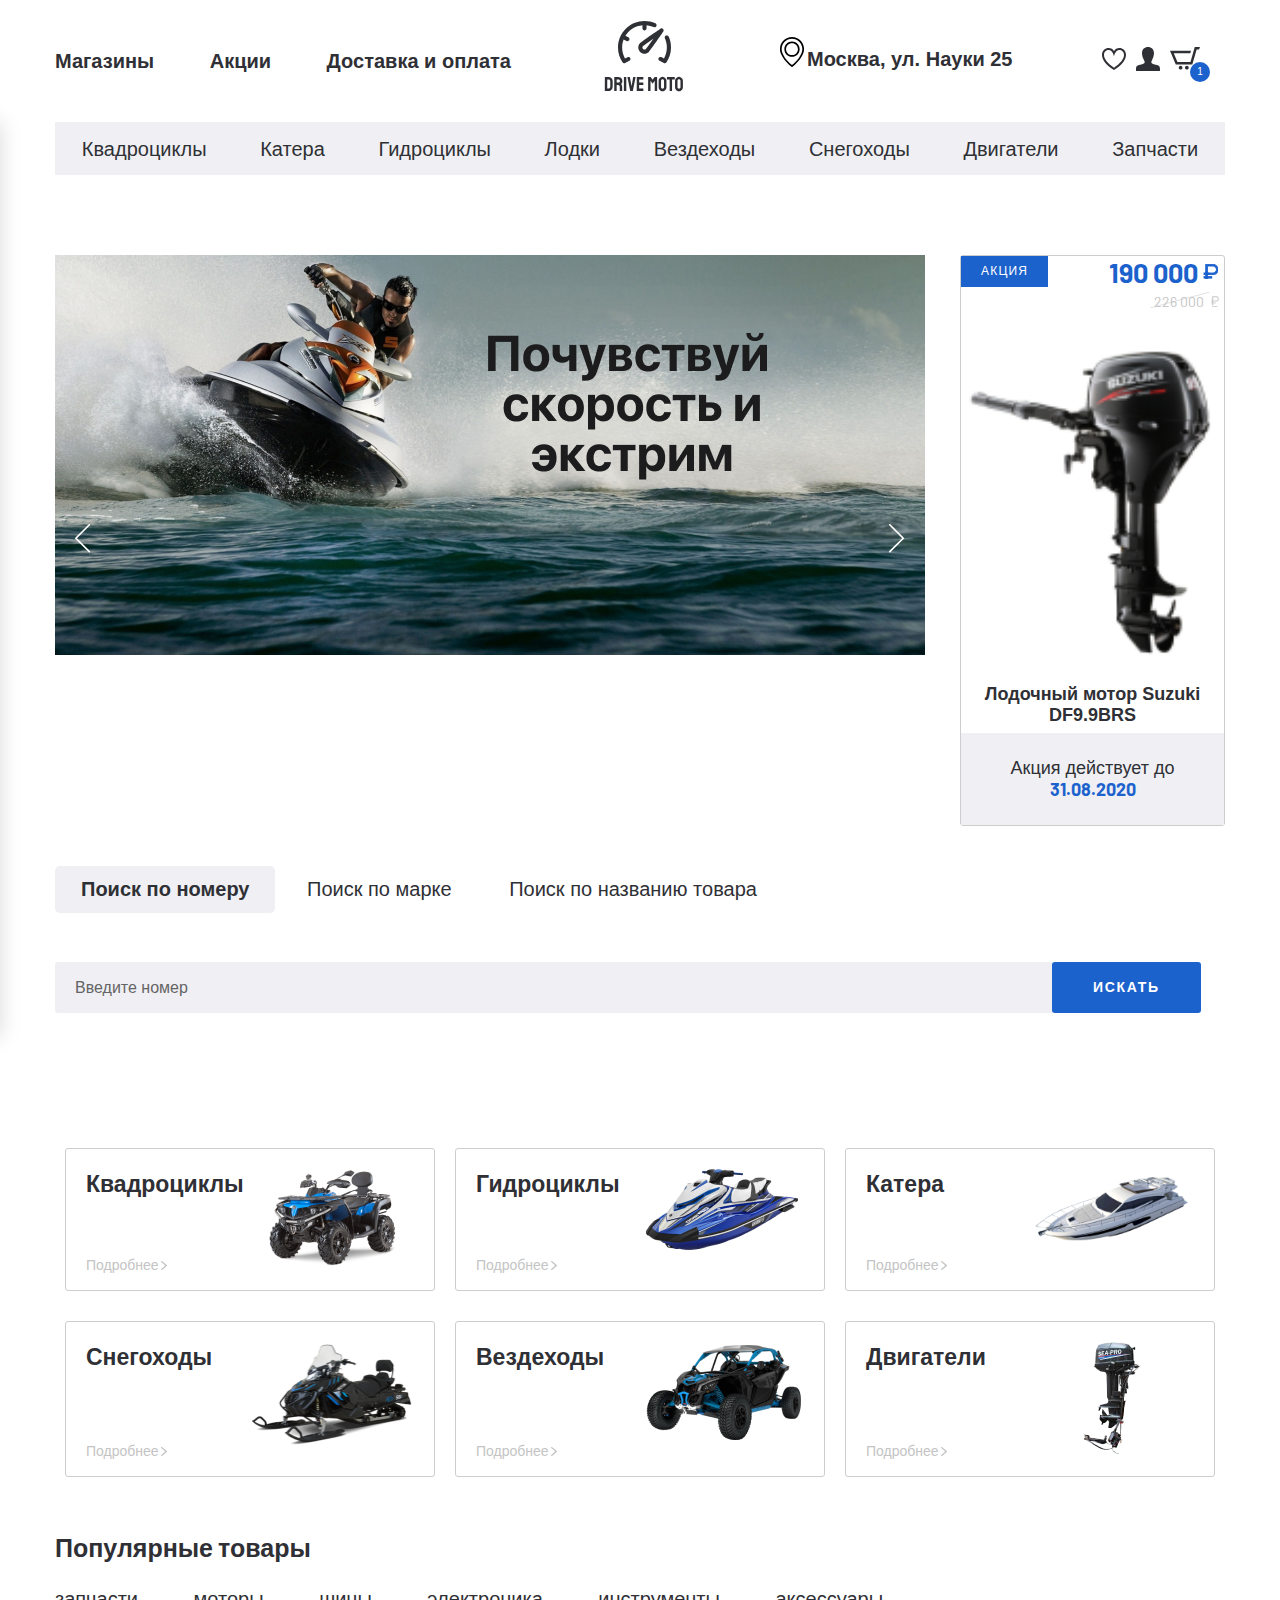
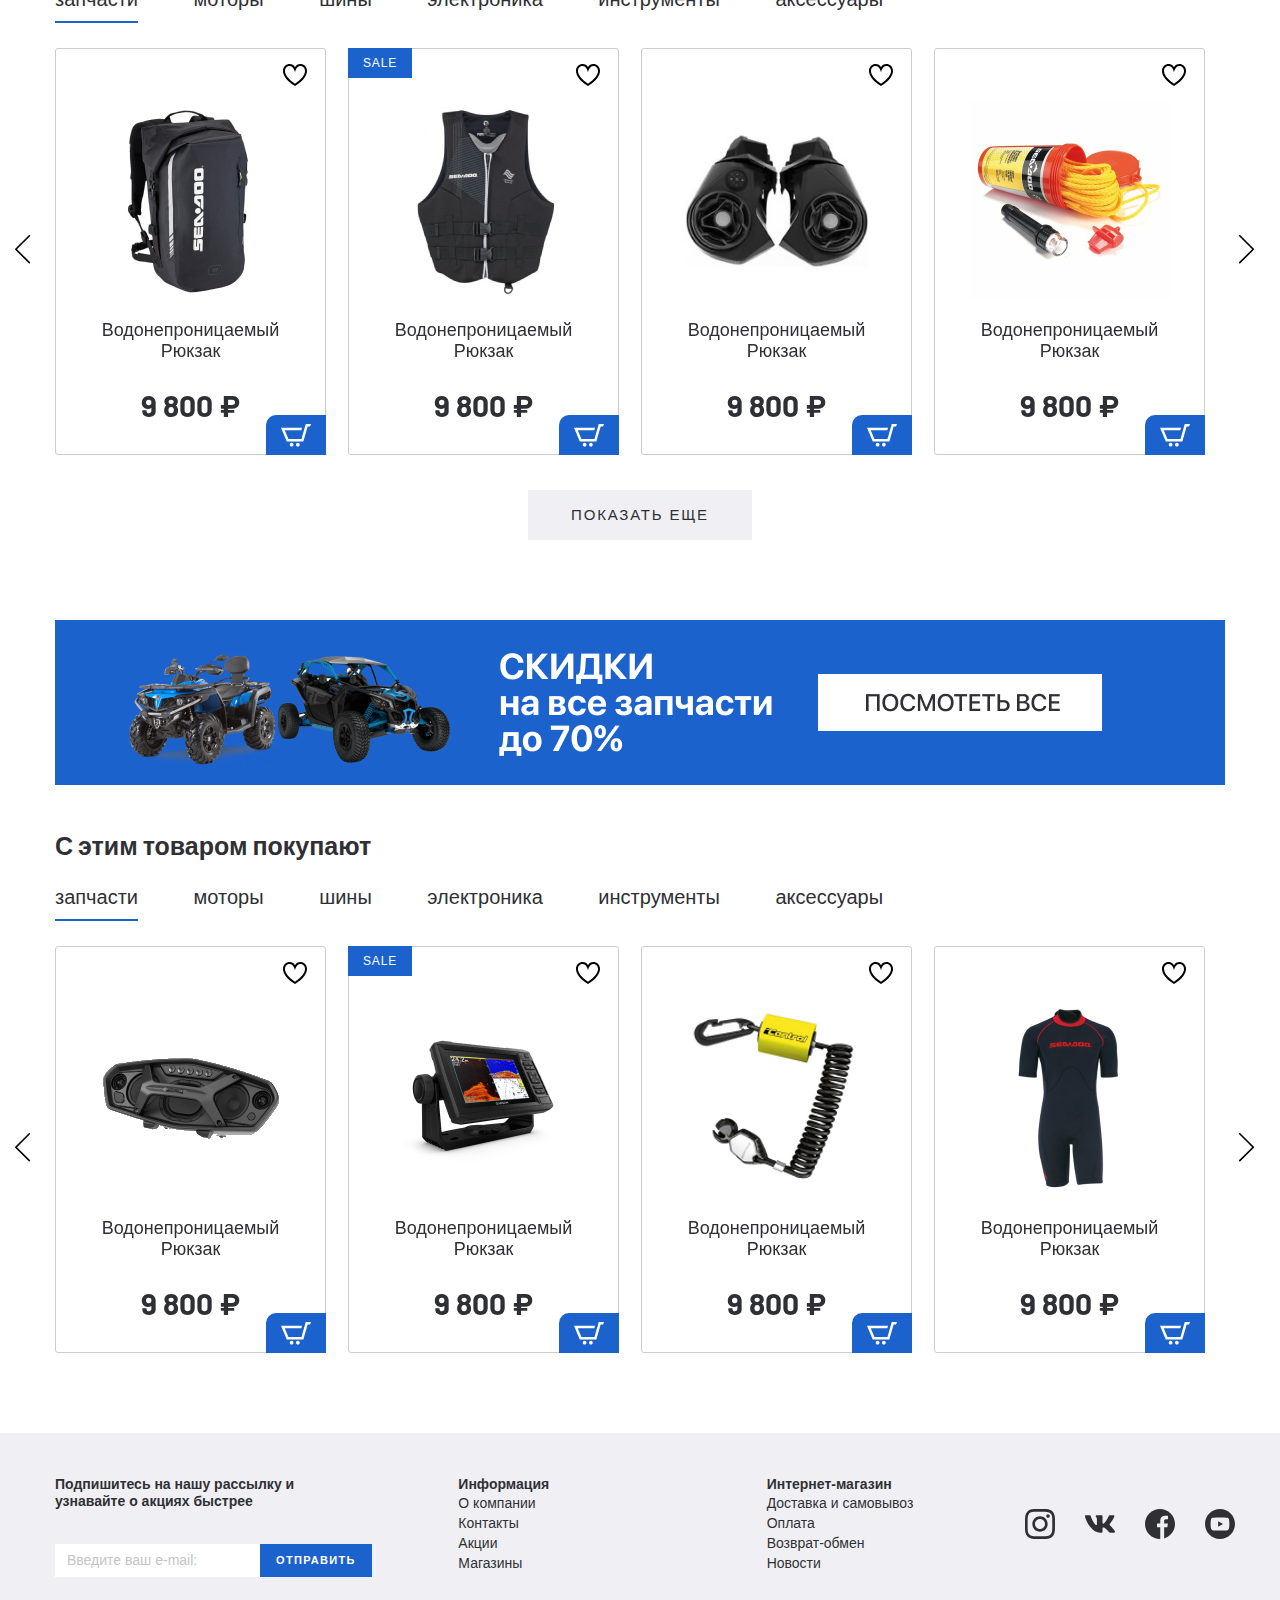
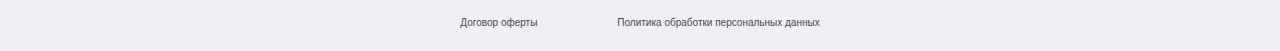
<file: index.html>
<!DOCTYPE html>
<html lang="ru">

<head>
  <meta charset="UTF-8">
  <meta name="viewport" content="width=device-width, initial-scale=1.0">
  <meta http-equiv="X-UA-Compatible" content="ie=edge">
  <title>HydraCycle store</title>
  <link href="https://fonts.googleapis.com/css2?family=Barlow:wght@400;700&display=swap" rel="stylesheet">
  <link rel="stylesheet" href="css/normalize.css">
  <link rel="stylesheet" href="css/slick.css">
  <link rel="stylesheet" href="css/fonts.css">
  <link rel="stylesheet" href="css/ion.rangeSlider.min.css">
  <link rel="stylesheet" href="css/jquery.formstyler.css">
  <link rel="stylesheet" href="css/jquery.formstyler.theme.css">
  <link rel="stylesheet" href="css/jquery.rateyo.min.css">
  <link rel="stylesheet" href="css/style.css">
  <link rel="stylesheet" href="css/media.css">
</head>

<body>

  <!-- Header -->
  <header class="header">
    <div class="header__top">
      <div class="container">
        <div class="header__top-inner">
          <nav class="menu">
            <button class="menu__btn">
              <div class="menu__btn-line"></div>
              <div class="menu__btn-line"></div>
              <div class="menu__btn-line"></div>
            </button>
            <ul class="menu__list">
              <li class="menu__item">
                <a class="menu__link" href="#">
                  Магазины
                </a>
              </li>
              <li class="menu__item">
                <a class="menu__link" href="#">
                  Акции
                </a>
              </li>
              <li class="menu__item">
                <a class="menu__link" href="#">
                  Доставка и оплата
                </a>
              </li>
            </ul>
          </nav>
          <a href="#" class="logo">
            <img class="logo__img" src="images/logo.svg" alt="">
          </a>
          <div class="header__box">
            <p class="header__address">
              Москва, ул. Науки 25
            </p>
            <ul class="user-list">
              <li class="user-list__item">
                <a href="#" class="user-list__link">
                  <img src="images/heart.svg" alt="">
                </a>
              </li>
              <li class="user-list__item">
                <a href="#" class="user-list__link">
                  <img src="images/user.svg" alt="">
                </a>
              </li>
              <li class="user-list__item">
                <a href="#" class="user-list__link basket">
                  <img src="images/basket.svg" alt="">
                  <p class="basket__num">
                    1
                  </p>
                </a>
              </li>
            </ul>
          </div>
        </div>
      </div>
    </div>
    <ul class="menu-mobile__list">
      <li class="menu-mobile__item">
        <a class="menu-mobile__link" href="#">
          <img class="menu-mobile__img" src="images/user.svg" alt="">
          <p>Выйти</p>
        </a>
      </li>
      <li class="menu-mobile__item">
        <a class="menu-mobile__link" href="#">
          <img class="menu-mobile__img" src="images/user.svg" alt="">
          <p>Регистрация</p>
        </a>
      </li>
      <li class="menu-mobile__item">
        <a class="menu-mobile__link" href="#">
          <img class="menu-mobile__img" src="images/heart.svg" alt="">
          <p>Избранное</p>
        </a>
      </li>
      <li class="menu-mobile__item">
        <a class="menu-mobile__link" href="#">
          <img class="menu-mobile__img" src="images/basket.svg" alt="">
          <p>Корзина</p>
        </a>
      </li>
      <li class="menu-mobile__item">
        <a class="menu-mobile__link" href="#">
          <img class="menu-mobile__img" src="images/house.svg" alt="">
          <p>Магазины</p>
        </a>
      </li>
      <li class="menu-mobile__item">
        <a class="menu-mobile__link" href="#">
          <img class="menu-mobile__img" src="images/percent.svg" alt="">
          <p>Акции</p>
        </a>
      </li>
      <li class="menu-mobile__item">
        <a class="menu-mobile__link" href="#">
          <img class="menu-mobile__img" src="images/box.svg" alt="">
          <p>Доставка и оплата</p>
        </a>
      </li>
      <li class="menu-mobile__item">
        <a class="menu-mobile__link" href="#">
          <p>Квадроциклы</p>
        </a>
      </li>
      <li class="menu-mobile__item">
        <a class="menu-mobile__link" href="#">
          <p>Катера</p>
        </a>
      </li>
      <li class="menu-mobile__item">
        <a class="menu-mobile__link" href="#">
          <p>Гидроциклы</p>
        </a>
      </li>
      <li class="menu-mobile__item">
        <a class="menu-mobile__link" href="#">
          <p>Лодки</p>
        </a>
      </li>
      <li class="menu-mobile__item">
        <a class="menu-mobile__link" href="#">
          <p>Вездеходы</p>
        </a>
      </li>
      <li class="menu-mobile__item">
        <a class="menu-mobile__link" href="#">
          <p>Снегоходы</p>
        </a>
      </li>
      <li class="menu-mobile__item">
        <a class="menu-mobile__link" href="#">
          <p>Двигатели</p>
        </a>
      </li>
      <li class="menu-mobile__item">
        <a class="menu-mobile__link" href="#">
          <p>Запчасти</p>
        </a>
      </li>
    </ul>
    <div class="menu-mobile__linewrapper">
      <ul class="menu-mobile__line">
        <li class="menu__item">
          <a class="menu__link" href="#">
            Магазины
          </a>
        </li>
        <li class="menu__item">
          <a class="menu__link" href="#">
            Акции
          </a>
        </li>
        <li class="menu__item">
          <a class="menu__link" href="#">
            Доставка и оплата
          </a>
        </li>
      </ul>
    </div>
    <div class="header__bottom">
      <div class="container">
        <ul class="menu-categories">
          <li class="menu-categories__item">
            <a class="menu-categories__link" href="catalog.html">
              Квадроциклы
            </a>
          </li>
          <li class="menu-categories__item">
            <a class="menu-categories__link" href="catalog.html">
              Катера
            </a>
          </li>
          <li class="menu-categories__item">
            <a class="menu-categories__link" href="catalog.html">
              Гидроциклы
            </a>
          </li>
          <li class="menu-categories__item">
            <a class="menu-categories__link" href="catalog.html">
              Лодки
            </a>
          </li>
          <li class="menu-categories__item">
            <a class="menu-categories__link" href="catalog.html">
              Вездеходы
            </a>
          </li>
          <li class="menu-categories__item">
            <a class="menu-categories__link" href="catalog.html">
              Снегоходы
            </a>
          </li>
          <li class="menu-categories__item">
            <a class="menu-categories__link" href="catalog.html">
              Двигатели
            </a>
          </li>
          <li class="menu-categories__item">
            <a class="menu-categories__link" href="catalog.html">
              Запчасти
            </a>
          </li>
        </ul>
      </div>
    </div>
  </header>



  <section class="banner-section page-section">
    <div class="container">
      <div class="banner-section__inner">
        <div class="banner-section__slider">

          <a class="banner-section__slider-item" href="#">
            <img class="banner-section__slider-img" src="images/banner-slider.jpg" alt="">
          </a>
          <a class="banner-section__slider-item" href="#">
            <img class="banner-section__slider-img" src="images/banner-slider.jpg" alt="">
          </a>
          <a class="banner-section__slider-item" href="#">
            <img class="banner-section__slider-img" src="images/banner-slider.jpg" alt="">
          </a>
          <a class="banner-section__slider-item" href="#">
            <img class="banner-section__slider-img" src="images/banner-slider.jpg" alt="">
          </a>
          <a class="banner-section__slider-item" href="#">
            <img class="banner-section__slider-img" src="images/banner-slider.jpg" alt="">
          </a>
          <a class="banner-section__slider-item" href="#">
            <img class="banner-section__slider-img" src="images/banner-slider.jpg" alt="">
          </a>

        </div>

        <a class="banner-section__item sale-item" href="#">
          <div class="sale-item__top">
            <div class="sale-item__info">
              Акция
            </div>
            <div class="sale-item__price">
              <div class="price sale-item__price-new">190 000</div>
              <div class="price sale-item__price-old">226 000</div>
            </div>
          </div>
          <img class="sale-item__img" src="images/content/sale-1.png" alt="">
          <h5 class="sale-item__title">
            Лодочный мотор
            Suzuki DF9.9BRS
          </h5>
          <div class="sale-item__footer">
            Акция действует до
            <span>31.08.2020</span>
          </div>
        </a>
      </div>
    </div>
  </section>


  <div class="search page-section">
    <div class="container">
      <div class="search__inner">
        <div class="search__tabs">
          <div class="mobile-overFlow">
            <a class="tab search__tabs-item tab--active" href="#tab-1">Поиск по номеру</a>
            <a class="tab search__tabs-item" href="#tab-2">Поиск по марке</a>
            <a class="tab search__tabs-item" href="#tab-3">Поиск по названию товара<a>
          </div>
        </div>
        <div class="search__content">
          <div id="tab-1" class="tabs-content search__content-item tabs-content--active">
            <form class="search__content-form">
              <input class="search__content-input" type="text" placeholder="Введите номер">
              <button class="search__content-btn" type="submit">искать</button>
            </form>
          </div>
          <div id="tab-2" class="tabs-content search__content-item">
            <form class="search__content-form">
              <input class="search__content-input" type="text" placeholder="Введите марку">
              <button class="search__content-btn" type="submit">искать</button>
            </form>
          </div>
          <div id="tab-3" class="tabs-content search__content-item">
            <form class="search__content-form">
              <input class="search__content-input" type="text" placeholder="Введите название товара">
              <button class="search__content-btn" type="submit">искать</button>
            </form>
          </div>
        </div>
      </div>
    </div>
  </div>



  <section class="categories page-section">
    <div class="container">
      <div class="categories__inner">
        <a class="categories__item" href="#">
          <div class="categories__item-info">
            <h4 class="categories__item-title">Квадроциклы</h4>
            <p class="categories__item-text">Подробнее</p>
          </div>
          <div class="categories__item-img">
            <img src="images/categories-1.png" alt="">
          </div>
        </a>
        <a class="categories__item" href="#">
          <div class="categories__item-info">
            <h4 class="categories__item-title">Гидроциклы</h4>
            <p class="categories__item-text">Подробнее</p>
          </div>
          <div class="categories__item-img">
            <img src="images/categories-2.png" alt="">
          </div>
        </a>
        <a class="categories__item" href="#">
          <div class="categories__item-info">
            <h4 class="categories__item-title">Катера</h4>
            <p class="categories__item-text">Подробнее</p>
          </div>
          <div class="categories__item-img">
            <img src="images/categories-3.png" alt="">
          </div>
        </a>
        <a class="categories__item" href="#">
          <div class="categories__item-info">
            <h4 class="categories__item-title">Снегоходы</h4>
            <p class="categories__item-text">Подробнее</p>
          </div>
          <div class="categories__item-img">
            <img src="images/categories-4.png" alt="">
          </div>
        </a>
        <a class="categories__item" href="#">
          <div class="categories__item-info">
            <h4 class="categories__item-title">Вездеходы</h4>
            <p class="categories__item-text">Подробнее</p>
          </div>
          <div class="categories__item-img">
            <img src="images/categories-5.png" alt="">
          </div>
        </a>
        <a class="categories__item" href="#">
          <div class="categories__item-info">
            <h4 class="categories__item-title">Двигатели</h4>
            <p class="categories__item-text">Подробнее</p>
          </div>
          <div class="categories__item-img">
            <img src="images/categories-6.png" alt="">
          </div>
        </a>
      </div>
    </div>
  </section>

  <section class="products">
    <div class="container">
      <div class="products__inner">
        <h3 class="product__title">Популярные товары</h3>
        <div class="tabs-wrapper">
          <div class="tabs products__tabs">
            <a class="tab products__tab tab--active" href="#product-tab-1">запчасти</a>
            <a class="tab products__tab" href="#product-tab-2">моторы</a>
            <a class="tab products__tab" href="#product-tab-3">шины</a>
            <a class="tab products__tab" href="#product-tab-4">электроника</a>
            <a class="tab products__tab" href="#product-tab-5">инструменты</a>
            <a class="tab products__tab" href="#product-tab-6">аксессуары</a>
          </div>
          <div class="tabs-container products__container">
            <div id="product-tab-1" class="tabs-content products__content tabs-content--active">
              <div class="product-slider">
                <div class="product-slider__item">
                  <div class="product-item__wrapper">
                    <button class="product-item__favorite"></button>
                    <button class="product-item__basket">
                      <img src="images/basket-white.svg" alt="">
                    </button>
                    <a class="product-item__notify-link" href="#">
                      <span>сообщить о поступлении</span>
                    </a>
                    <a class="product-item" href="#">
                      <p class="product-item__hover-text">посмотреть товар</p>
                      <img class="product-item__img" src="images/content/product-1.png" alt="">
                      <h4 class="product-item__title">
                        Водонепроницаемый
                        Рюкзак
                      </h4>
                      <p class="price product-item__price">
                        9 800 ₽
                      </p>
                      <p class="product-item__notify-text">нет в наличии</p>
                    </a>
                  </div>
                </div>

                <div class="product-slider__item">
                  <div class="product-item__wrapper">
                    <button class="product-item__favorite"></button>
                    <button class="product-item__basket">
                      <img src="images/basket-white.svg" alt="">
                    </button>
                    <a class="product-item__notify-link" href="#">
                      <span>сообщить о поступлении</span>
                    </a>
                    <a class="product-item  product-item--sale" href="#">
                      <p class="product-item__hover-text">посмотреть товар</p>
                      <img class="product-item__img" src="images/content/product-2.png" alt="">
                      <h4 class="product-item__title">
                        Водонепроницаемый
                        Рюкзак
                      </h4>
                      <p class="price product-item__price">
                        9 800 ₽
                      </p>
                      <p class="product-item__notify-text">нет в наличии</p>
                    </a>
                  </div>
                </div>

                <div class="product-slider__item">
                  <div class="product-item__wrapper">
                    <button class="product-item__favorite"></button>
                    <button class="product-item__basket">
                      <img src="images/basket-white.svg" alt="">
                    </button>
                    <a class="product-item__notify-link" href="#">
                      <span>сообщить о поступлении</span>
                    </a>
                    <a class="product-item" href="#">
                      <p class="product-item__hover-text">посмотреть товар</p>
                      <img class="product-item__img" src="images/content/product-3.png" alt="">
                      <h4 class="product-item__title">
                        Водонепроницаемый
                        Рюкзак
                      </h4>
                      <p class="price product-item__price">
                        9 800 ₽
                      </p>
                      <p class="product-item__notify-text">нет в наличии</p>
                    </a>
                  </div>
                </div>

                <div class="product-slider__item">
                  <div class="product-item__wrapper">
                    <button class="product-item__favorite"></button>
                    <button class="product-item__basket">
                      <img src="images/basket-white.svg" alt="">
                    </button>
                    <a class="product-item__notify-link" href="#">
                      <span>сообщить о поступлении</span>
                    </a>
                    <a class="product-item" href="#">
                      <p class="product-item__hover-text">посмотреть товар</p>
                      <img class="product-item__img" src="images/content/product-4.png" alt="">
                      <h4 class="product-item__title">
                        Водонепроницаемый
                        Рюкзак
                      </h4>
                      <p class="price product-item__price">
                        9 800 ₽
                      </p>
                      <p class="product-item__notify-text">нет в наличии</p>
                    </a>
                  </div>
                </div>

                <div class="product-slider__item">
                  <div class="product-item__wrapper">
                    <button class="product-item__favorite"></button>
                    <button class="product-item__basket">
                      <img src="images/basket-white.svg" alt="">
                    </button>
                    <a class="product-item__notify-link" href="#">
                      <span>сообщить о поступлении</span>
                    </a>
                    <a class="product-item product-item--sale" href="#">
                      <p class="product-item__hover-text">посмотреть товар</p>
                      <img class="product-item__img" src="images/content/product-4.png" alt="">
                      <h4 class="product-item__title">
                        Водонепроницаемый
                        Рюкзак
                      </h4>
                      <p class="price product-item__price">
                        9 800 ₽
                      </p>
                      <p class="product-item__notify-text">нет в наличии</p>
                    </a>
                  </div>
                </div>

                <div class="product-slider__item">
                  <div class="product-item__wrapper">
                    <button class="product-item__favorite"></button>
                    <button class="product-item__basket">
                      <img src="images/basket-white.svg" alt="">
                    </button>
                    <a class="product-item__notify-link" href="#">
                      <span>сообщить о поступлении</span>
                    </a>
                    <a class="product-item" href="#">
                      <p class="product-item__hover-text">посмотреть товар</p>
                      <img class="product-item__img" src="images/content/product-1.png" alt="">
                      <h4 class="product-item__title">
                        Водонепроницаемый
                        Рюкзак
                      </h4>
                      <p class="price product-item__price">
                        9 800 ₽
                      </p>
                      <p class="product-item__notify-text">нет в наличии</p>
                    </a>
                  </div>
                </div>

                <div class="product-slider__item">
                  <div class="product-item__wrapper product-item__not-avalible">
                    <button class="product-item__favorite"></button>
                    <button class="product-item__basket">
                      <img src="images/basket-white.svg" alt="">
                    </button>
                    <a class="product-item__notify-link" href="#">
                      <span>сообщить о поступлении</span>
                    </a>
                    <a class="product-item" href="#">
                      <p class="product-item__hover-text">посмотреть товар</p>
                      <img class="product-item__img" src="images/content/product-3.png" alt="">
                      <h4 class="product-item__title">
                        Водонепроницаемый
                        Рюкзак
                      </h4>
                      <p class="price product-item__price">
                        9 800 ₽
                      </p>
                      <p class="product-item__notify-text">нет в наличии</p>
                    </a>
                  </div>
                </div>

                <div class="product-slider__item">
                  <div class="product-item__wrapper">
                    <button class="product-item__favorite"></button>
                    <button class="product-item__basket">
                      <img src="images/basket-white.svg" alt="">
                    </button>
                    <a class="product-item__notify-link" href="#">
                      <span>сообщить о поступлении</span>
                    </a>
                    <a class="product-item  product-item--sale" href="#">
                      <p class="product-item__hover-text">посмотреть товар</p>
                      <img class="product-item__img" src="images/content/product-4.png" alt="">
                      <h4 class="product-item__title">
                        Водонепроницаемый
                        Рюкзак
                      </h4>
                      <p class="price product-item__price">
                        9 800 ₽
                      </p>
                      <p class="product-item__notify-text">нет в наличии</p>
                    </a>
                  </div>
                </div>
              </div>
            </div>
            <div id="product-tab-2" class="tabs-content products__content">
              <div class="product-slider">

                <div class="product-slider__item">
                  <div class="product-item__wrapper">
                    <button class="product-item__favorite"></button>
                    <button class="product-item__basket">
                      <img src="images/basket-white.svg" alt="">
                    </button>
                    <a class="product-item__notify-link" href="#">
                      <span>сообщить о поступлении</span>
                    </a>
                    <a class="product-item" href="#">
                      <p class="product-item__hover-text">посмотреть товар</p>
                      <img class="product-item__img" src="images/content/product-1.png" alt="">
                      <h4 class="product-item__title">
                        Водонепроницаемый
                        Рюкзак
                      </h4>
                      <p class="price product-item__price">
                        9 800 ₽
                      </p>
                      <p class="product-item__notify-text">нет в наличии</p>
                    </a>
                  </div>
                </div>

                <div class="product-slider__item">
                  <div class="product-item__wrapper">
                    <button class="product-item__favorite"></button>
                    <button class="product-item__basket">
                      <img src="images/basket-white.svg" alt="">
                    </button>
                    <a class="product-item__notify-link" href="#">
                      <span>сообщить о поступлении</span>
                    </a>
                    <a class="product-item  product-item--sale" href="#">
                      <p class="product-item__hover-text">посмотреть товар</p>
                      <img class="product-item__img" src="images/content/product-2.png" alt="">
                      <h4 class="product-item__title">
                        Водонепроницаемый
                        Рюкзак
                      </h4>
                      <p class="price product-item__price">
                        9 800 ₽
                      </p>
                      <p class="product-item__notify-text">нет в наличии</p>
                    </a>
                  </div>
                </div>

                <div class="product-slider__item">
                  <div class="product-item__wrapper">
                    <button class="product-item__favorite"></button>
                    <button class="product-item__basket">
                      <img src="images/basket-white.svg" alt="">
                    </button>
                    <a class="product-item__notify-link" href="#">
                      <span>сообщить о поступлении</span>
                    </a>
                    <a class="product-item" href="#">
                      <p class="product-item__hover-text">посмотреть товар</p>
                      <img class="product-item__img" src="images/content/product-3.png" alt="">
                      <h4 class="product-item__title">
                        Водонепроницаемый
                        Рюкзак
                      </h4>
                      <p class="price product-item__price">
                        9 800 ₽
                      </p>
                      <p class="product-item__notify-text">нет в наличии</p>
                    </a>
                  </div>
                </div>

                <div class="product-slider__item">
                  <div class="product-item__wrapper">
                    <button class="product-item__favorite"></button>
                    <button class="product-item__basket">
                      <img src="images/basket-white.svg" alt="">
                    </button>
                    <a class="product-item__notify-link" href="#">
                      <span>сообщить о поступлении</span>
                    </a>
                    <a class="product-item" href="#">
                      <p class="product-item__hover-text">посмотреть товар</p>
                      <img class="product-item__img" src="images/content/product-4.png" alt="">
                      <h4 class="product-item__title">
                        Водонепроницаемый
                        Рюкзак
                      </h4>
                      <p class="price product-item__price">
                        9 800 ₽
                      </p>
                      <p class="product-item__notify-text">нет в наличии</p>
                    </a>
                  </div>
                </div>

                <div class="product-slider__item">
                  <div class="product-item__wrapper">
                    <button class="product-item__favorite"></button>
                    <button class="product-item__basket">
                      <img src="images/basket-white.svg" alt="">
                    </button>
                    <a class="product-item__notify-link" href="#">
                      <span>сообщить о поступлении</span>
                    </a>
                    <a class="product-item product-item--sale" href="#">
                      <p class="product-item__hover-text">посмотреть товар</p>
                      <img class="product-item__img" src="images/content/product-1.png" alt="">
                      <h4 class="product-item__title">
                        Водонепроницаемый
                        Рюкзак
                      </h4>
                      <p class="price product-item__price">
                        9 800 ₽
                      </p>
                      <p class="product-item__notify-text">нет в наличии</p>
                    </a>
                  </div>
                </div>

                <div class="product-slider__item">
                  <div class="product-item__wrapper">
                    <button class="product-item__favorite"></button>
                    <button class="product-item__basket">
                      <img src="images/basket-white.svg" alt="">
                    </button>
                    <a class="product-item__notify-link" href="#">
                      <span>сообщить о поступлении</span>
                    </a>
                    <a class="product-item" href="#">
                      <p class="product-item__hover-text">посмотреть товар</p>
                      <img class="product-item__img" src="images/content/product-2.png" alt="">
                      <h4 class="product-item__title">
                        Водонепроницаемый
                        Рюкзак
                      </h4>
                      <p class="price product-item__price">
                        9 800 ₽
                      </p>
                      <p class="product-item__notify-text">нет в наличии</p>
                    </a>
                  </div>
                </div>

                <div class="product-slider__item">
                  <div class="product-item__wrapper product-item__not-avalible">
                    <button class="product-item__favorite"></button>
                    <button class="product-item__basket">
                      <img src="images/basket-white.svg" alt="">
                    </button>
                    <a class="product-item__notify-link" href="#">
                      <span>сообщить о поступлении</span>
                    </a>
                    <a class="product-item" href="#">
                      <p class="product-item__hover-text">посмотреть товар</p>
                      <img class="product-item__img" src="images/content/product-3.png" alt="">
                      <h4 class="product-item__title">
                        Водонепроницаемый
                        Рюкзак
                      </h4>
                      <p class="price product-item__price">
                        9 800 ₽
                      </p>
                      <p class="product-item__notify-text">нет в наличии</p>
                    </a>
                  </div>
                </div>

                <div class="product-slider__item">
                  <div class="product-item__wrapper">
                    <button class="product-item__favorite"></button>
                    <button class="product-item__basket">
                      <img src="images/basket-white.svg" alt="">
                    </button>
                    <a class="product-item__notify-link" href="#">
                      <span>сообщить о поступлении</span>
                    </a>
                    <a class="product-item  product-item--sale" href="#">
                      <p class="product-item__hover-text">посмотреть товар</p>
                      <img class="product-item__img" src="images/content/product-4.png" alt="">
                      <h4 class="product-item__title">
                        Водонепроницаемый
                        Рюкзак
                      </h4>
                      <p class="price product-item__price">
                        9 800 ₽
                      </p>
                      <p class="product-item__notify-text">нет в наличии</p>
                    </a>
                  </div>
                </div>
              </div>
            </div>
            <div id="product-tab-3" class="tabs-content products__content">
              slider-3
            </div>
            <div id="product-tab-4" class="tabs-content products__content">
              slider-4
            </div>
            <div id="product-tab-5" class="tabs-content products__content">
              slider-5
            </div>
            <div id="product-tab-6" class="tabs-content products__content">
              slider-6
            </div>
          </div>
        </div>
        <div class="product__more">
          <a class="product__more-link" href="#">показать еще</a>
        </div>
      </div>
    </div>
  </section>


  <div class="banner">
    <div class="container">
      <a class="banner-link" href="#">
        <img src="images/content/banner.jpg" alt="">
      </a>
    </div>
  </div>

  

  <section class="products">
    <div class="container">
      <div class="products__inner">
        <h3 class="product__title">С этим товаром покупают</h3>
        <div class="tabs-wrapper">
          <div class="tabs products__tabs">
            <a class="tab products__tab tab--active" href="#popular-tab-1">запчасти</a>
            <a class="tab products__tab" href="#popular-tab-2">моторы</a>
            <a class="tab products__tab" href="#popular-tab-3">шины</a>
            <a class="tab products__tab" href="#popular-tab-4">электроника</a>
            <a class="tab products__tab" href="#popular-tab-5">инструменты</a>
            <a class="tab products__tab" href="#popular-tab-6">аксессуары</a>
          </div>
          <div class="tabs-container products__container">
            <div id="popular-tab-1" class="tabs-content products__content tabs-content--active">
              <div class="product-slider">
                <div class="product-slider__item">
                  <div class="product-item__wrapper">
                    <button class="product-item__favorite"></button>
                    <button class="product-item__basket">
                      <img src="images/basket-white.svg" alt="">
                    </button>
                    <a class="product-item__notify-link" href="#">
                      <span>сообщить о поступлении</span>
                    </a>
                    <a class="product-item" href="#">
                      <p class="product-item__hover-text">посмотреть товар</p>
                      <img class="product-item__img" src="images/content/product-5.png" alt="">
                      <h4 class="product-item__title">
                        Водонепроницаемый
                        Рюкзак
                      </h4>
                      <p class="price product-item__price">
                        9 800 ₽
                      </p>
                      <p class="product-item__notify-text">нет в наличии</p>
                    </a>
                  </div>
                </div>

                <div class="product-slider__item">
                  <div class="product-item__wrapper">
                    <button class="product-item__favorite"></button>
                    <button class="product-item__basket">
                      <img src="images/basket-white.svg" alt="">
                    </button>
                    <a class="product-item__notify-link" href="#">
                      <span>сообщить о поступлении</span>
                    </a>
                    <a class="product-item  product-item--sale" href="#">
                      <p class="product-item__hover-text">посмотреть товар</p>
                      <img class="product-item__img" src="images/content/product-6.png" alt="">
                      <h4 class="product-item__title">
                        Водонепроницаемый
                        Рюкзак
                      </h4>
                      <p class="price product-item__price">
                        9 800 ₽
                      </p>
                      <p class="product-item__notify-text">нет в наличии</p>
                    </a>
                  </div>
                </div>

                <div class="product-slider__item">
                  <div class="product-item__wrapper">
                    <button class="product-item__favorite"></button>
                    <button class="product-item__basket">
                      <img src="images/basket-white.svg" alt="">
                    </button>
                    <a class="product-item__notify-link" href="#">
                      <span>сообщить о поступлении</span>
                    </a>
                    <a class="product-item" href="#">
                      <p class="product-item__hover-text">посмотреть товар</p>
                      <img class="product-item__img" src="images/content/product-7.png" alt="">
                      <h4 class="product-item__title">
                        Водонепроницаемый
                        Рюкзак
                      </h4>
                      <p class="price product-item__price">
                        9 800 ₽
                      </p>
                      <p class="product-item__notify-text">нет в наличии</p>
                    </a>
                  </div>
                </div>

                <div class="product-slider__item">
                  <div class="product-item__wrapper">
                    <button class="product-item__favorite"></button>
                    <button class="product-item__basket">
                      <img src="images/basket-white.svg" alt="">
                    </button>
                    <a class="product-item__notify-link" href="#">
                      <span>сообщить о поступлении</span>
                    </a>
                    <a class="product-item" href="#">
                      <p class="product-item__hover-text">посмотреть товар</p>
                      <img class="product-item__img" src="images/content/product-8.png" alt="">
                      <h4 class="product-item__title">
                        Водонепроницаемый
                        Рюкзак
                      </h4>
                      <p class="price product-item__price">
                        9 800 ₽
                      </p>
                      <p class="product-item__notify-text">нет в наличии</p>
                    </a>
                  </div>
                </div>

                <div class="product-slider__item">
                  <div class="product-item__wrapper">
                    <button class="product-item__favorite"></button>
                    <button class="product-item__basket">
                      <img src="images/basket-white.svg" alt="">
                    </button>
                    <a class="product-item__notify-link" href="#">
                      <span>сообщить о поступлении</span>
                    </a>
                    <a class="product-item product-item--sale" href="#">
                      <p class="product-item__hover-text">посмотреть товар</p>
                      <img class="product-item__img" src="images/content/product-1.png" alt="">
                      <h4 class="product-item__title">
                        Водонепроницаемый
                        Рюкзак
                      </h4>
                      <p class="price product-item__price">
                        9 800 ₽
                      </p>
                      <p class="product-item__notify-text">нет в наличии</p>
                    </a>
                  </div>
                </div>

                <div class="product-slider__item">
                  <div class="product-item__wrapper">
                    <button class="product-item__favorite"></button>
                    <button class="product-item__basket">
                      <img src="images/basket-white.svg" alt="">
                    </button>
                    <a class="product-item__notify-link" href="#">
                      <span>сообщить о поступлении</span>
                    </a>
                    <a class="product-item" href="#">
                      <p class="product-item__hover-text">посмотреть товар</p>
                      <img class="product-item__img" src="images/content/product-1.png" alt="">
                      <h4 class="product-item__title">
                        Водонепроницаемый
                        Рюкзак
                      </h4>
                      <p class="price product-item__price">
                        9 800 ₽
                      </p>
                      <p class="product-item__notify-text">нет в наличии</p>
                    </a>
                  </div>
                </div>

                <div class="product-slider__item">
                  <div class="product-item__wrapper product-item__not-avalible">
                    <button class="product-item__favorite"></button>
                    <button class="product-item__basket">
                      <img src="images/basket-white.svg" alt="">
                    </button>
                    <a class="product-item__notify-link" href="#">
                      <span>сообщить о поступлении</span>
                    </a>
                    <a class="product-item" href="#">
                      <p class="product-item__hover-text">посмотреть товар</p>
                      <img class="product-item__img" src="images/content/product-1.png" alt="">
                      <h4 class="product-item__title">
                        Водонепроницаемый
                        Рюкзак
                      </h4>
                      <p class="price product-item__price">
                        9 800 ₽
                      </p>
                      <p class="product-item__notify-text">нет в наличии</p>
                    </a>
                  </div>
                </div>

                <div class="product-slider__item">
                  <div class="product-item__wrapper">
                    <button class="product-item__favorite"></button>
                    <button class="product-item__basket">
                      <img src="images/basket-white.svg" alt="">
                    </button>
                    <a class="product-item__notify-link" href="#">
                      <span>сообщить о поступлении</span>
                    </a>
                    <a class="product-item  product-item--sale" href="#">
                      <p class="product-item__hover-text">посмотреть товар</p>
                      <img class="product-item__img" src="images/content/product-1.png" alt="">
                      <h4 class="product-item__title">
                        Водонепроницаемый
                        Рюкзак
                      </h4>
                      <p class="price product-item__price">
                        9 800 ₽
                      </p>
                      <p class="product-item__notify-text">нет в наличии</p>
                    </a>
                  </div>
                </div>
              </div>
            </div>
            <div id="popular-tab-2" class="tabs-content products__content">
              <div class="product-slider">

                <div class="product-slider__item">
                  <div class="product-item__wrapper">
                    <button class="product-item__favorite"></button>
                    <button class="product-item__basket">
                      <img src="images/basket-white.svg" alt="">
                    </button>
                    <a class="product-item__notify-link" href="#">
                      <span>сообщить о поступлении</span>
                    </a>
                    <a class="product-item" href="#">
                      <p class="product-item__hover-text">посмотреть товар</p>
                      <img class="product-item__img" src="images/content/product-1.png" alt="">
                      <h4 class="product-item__title">
                        Водонепроницаемый
                        Рюкзак
                      </h4>
                      <p class="price product-item__price">
                        9 800 ₽
                      </p>
                      <p class="product-item__notify-text">нет в наличии</p>
                    </a>
                  </div>
                </div>

                <div class="product-slider__item">
                  <div class="product-item__wrapper">
                    <button class="product-item__favorite"></button>
                    <button class="product-item__basket">
                      <img src="images/basket-white.svg" alt="">
                    </button>
                    <a class="product-item__notify-link" href="#">
                      <span>сообщить о поступлении</span>
                    </a>
                    <a class="product-item  product-item--sale" href="#">
                      <p class="product-item__hover-text">посмотреть товар</p>
                      <img class="product-item__img" src="images/content/product-1.png" alt="">
                      <h4 class="product-item__title">
                        Водонепроницаемый
                        Рюкзак
                      </h4>
                      <p class="price product-item__price">
                        9 800 ₽
                      </p>
                      <p class="product-item__notify-text">нет в наличии</p>
                    </a>
                  </div>
                </div>

                <div class="product-slider__item">
                  <div class="product-item__wrapper">
                    <button class="product-item__favorite"></button>
                    <button class="product-item__basket">
                      <img src="images/basket-white.svg" alt="">
                    </button>
                    <a class="product-item__notify-link" href="#">
                      <span>сообщить о поступлении</span>
                    </a>
                    <a class="product-item" href="#">
                      <p class="product-item__hover-text">посмотреть товар</p>
                      <img class="product-item__img" src="images/content/product-1.png" alt="">
                      <h4 class="product-item__title">
                        Водонепроницаемый
                        Рюкзак
                      </h4>
                      <p class="price product-item__price">
                        9 800 ₽
                      </p>
                      <p class="product-item__notify-text">нет в наличии</p>
                    </a>
                  </div>
                </div>

                <div class="product-slider__item">
                  <div class="product-item__wrapper">
                    <button class="product-item__favorite"></button>
                    <button class="product-item__basket">
                      <img src="images/basket-white.svg" alt="">
                    </button>
                    <a class="product-item__notify-link" href="#">
                      <span>сообщить о поступлении</span>
                    </a>
                    <a class="product-item" href="#">
                      <p class="product-item__hover-text">посмотреть товар</p>
                      <img class="product-item__img" src="images/content/product-1.png" alt="">
                      <h4 class="product-item__title">
                        Водонепроницаемый
                        Рюкзак
                      </h4>
                      <p class="price product-item__price">
                        9 800 ₽
                      </p>
                      <p class="product-item__notify-text">нет в наличии</p>
                    </a>
                  </div>
                </div>

                <div class="product-slider__item">
                  <div class="product-item__wrapper">
                    <button class="product-item__favorite"></button>
                    <button class="product-item__basket">
                      <img src="images/basket-white.svg" alt="">
                    </button>
                    <a class="product-item__notify-link" href="#">
                      <span>сообщить о поступлении</span>
                    </a>
                    <a class="product-item product-item--sale" href="#">
                      <p class="product-item__hover-text">посмотреть товар</p>
                      <img class="product-item__img" src="images/content/product-1.png" alt="">
                      <h4 class="product-item__title">
                        Водонепроницаемый
                        Рюкзак
                      </h4>
                      <p class="price product-item__price">
                        9 800 ₽
                      </p>
                      <p class="product-item__notify-text">нет в наличии</p>
                    </a>
                  </div>
                </div>

                <div class="product-slider__item">
                  <div class="product-item__wrapper">
                    <button class="product-item__favorite"></button>
                    <button class="product-item__basket">
                      <img src="images/basket-white.svg" alt="">
                    </button>
                    <a class="product-item__notify-link" href="#">
                      <span>сообщить о поступлении</span>
                    </a>
                    <a class="product-item" href="#">
                      <p class="product-item__hover-text">посмотреть товар</p>
                      <img class="product-item__img" src="images/content/product-1.png" alt="">
                      <h4 class="product-item__title">
                        Водонепроницаемый
                        Рюкзак
                      </h4>
                      <p class="price product-item__price">
                        9 800 ₽
                      </p>
                      <p class="product-item__notify-text">нет в наличии</p>
                    </a>
                  </div>
                </div>

                <div class="product-slider__item">
                  <div class="product-item__wrapper product-item__not-avalible">
                    <button class="product-item__favorite"></button>
                    <button class="product-item__basket">
                      <img src="images/basket-white.svg" alt="">
                    </button>
                    <a class="product-item__notify-link" href="#">
                      <span>сообщить о поступлении</span>
                    </a>
                    <a class="product-item" href="#">
                      <p class="product-item__hover-text">посмотреть товар</p>
                      <img class="product-item__img" src="images/content/product-1.png" alt="">
                      <h4 class="product-item__title">
                        Водонепроницаемый
                        Рюкзак
                      </h4>
                      <p class="price product-item__price">
                        9 800 ₽
                      </p>
                      <p class="product-item__notify-text">нет в наличии</p>
                    </a>
                  </div>
                </div>

                <div class="product-slider__item">
                  <div class="product-item__wrapper">
                    <button class="product-item__favorite"></button>
                    <button class="product-item__basket">
                      <img src="images/basket-white.svg" alt="">
                    </button>
                    <a class="product-item__notify-link" href="#">
                      <span>сообщить о поступлении</span>
                    </a>
                    <a class="product-item  product-item--sale" href="#">
                      <p class="product-item__hover-text">посмотреть товар</p>
                      <img class="product-item__img" src="images/content/product-1.png" alt="">
                      <h4 class="product-item__title">
                        Водонепроницаемый
                        Рюкзак
                      </h4>
                      <p class="price product-item__price">
                        9 800 ₽
                      </p>
                      <p class="product-item__notify-text">нет в наличии</p>
                    </a>
                  </div>
                </div>
              </div>
            </div>
            <div id="popular-tab-3" class="tabs-content products__content">
              slider-3
            </div>
            <div id="popular-tab-4" class="tabs-content products__content">
              slider-4
            </div>
            <div id="popular-tab-5" class="tabs-content products__content">
              slider-5
            </div>
            <div id="popular-tab-6" class="tabs-content products__content">
              slider-6
            </div>
          </div>
        </div>
      </div>
    </div>
  </section>

  

  <footer class="footer">
    <div class="container">
      <div class="footer__top">
        <div class="footer__top-inner">
          <div class="footer__top-item footer__top-newslatter">
            <h6 class="footer__top-title">
              Подпишитесь на нашу рассылку
              и узнавайте о акциях быстрее
            </h6>
            <form class="footer-form">
              <input class="footer-form__input" type="text" placeholder="Введите ваш e-mail:">
              <button class="footer-form__btn" type="submit">Отправить</button>
            </form>
          </div>
          <div class="footer__top-item footer__top-social">
            <h6 class="footer__top-title">
              Информация
            </h6>
              <ul class="footer-list">
                <li class="footer-list_item"><a href="#">О компании</a></li>
                <li class="footer-list_item"><a href="#">Контакты</a></li>
                <li class="footer-list_item"><a href="#">Акции</a></li>
                <li class="footer-list_item"><a href="#">Магазины</a></li>
              </ul>
          </div>
          <div class="footer__top-item">
            <h6 class="footer__top-title">
              Интернет-магазин
            </h6>
              <ul class="footer-list">
                <li class="footer-list_item"><a href="#">Доставка и самовывоз</a></li>
                <li class="footer-list_item"><a href="#">Оплата</a></li>
                <li class="footer-list_item"><a href="#">Возврат-обмен</a></li>
                <li class="footer-list_item"><a href="#">Новости</a></li>
              </ul>
          </div>
          <div class="footer__top-item">
            <ul class="social-list">
              <li class="social-list__item"><a href="#"><img src="images/inst.svg" alt=""></a></li>
              <li class="social-list__item"><a href="#"><img src="images/vk.svg" alt=""></a></li>
              <li class="social-list__item"><a href="#"><img src="images/facebook.svg" alt=""></a></li>
              <li class="social-list__item"><a href="#"><img src="images/Youtube.svg" alt=""></a></li>
            </ul>
          </div>
        </div>
      </div>
      <div class="footer__bottom">
        <a class="footer__bottom-link" href="#">Договор оферты</a>
        <a class="footer__bottom-link" href="#">Политика обработки персональных данных</a>
      </div>
    </div>
  </footer>


  <script src="https://ajax.googleapis.com/ajax/libs/jquery/3.4.1/jquery.min.js"></script>
  <script src="js/slick.min.js"></script>
  <script src="js/ion.rangeSlider.min.js"></script>
  <script src="js/jquery.formstyler.min.js"></script>
  <script src="js/jquery.rateyo.min.js"></script>
  <script src="js/main.js"></script>
</body>

</html>
</file>
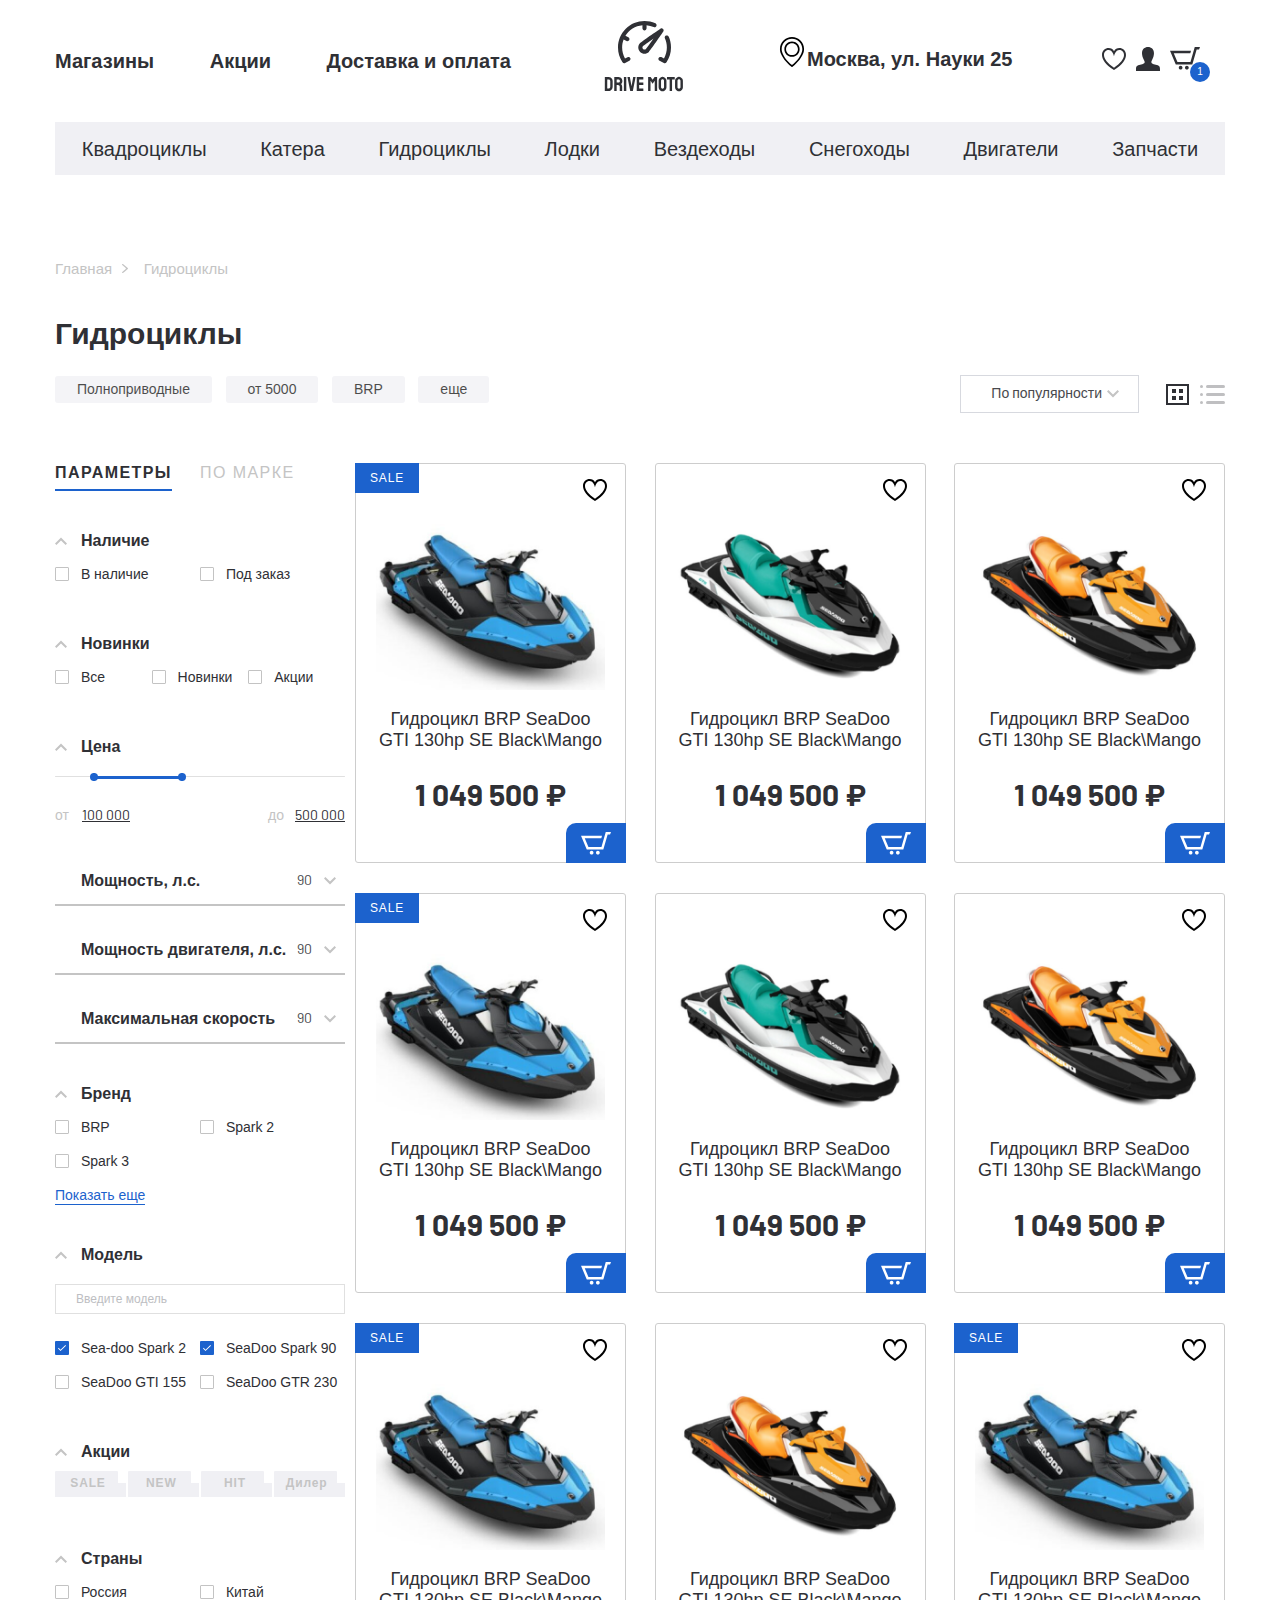
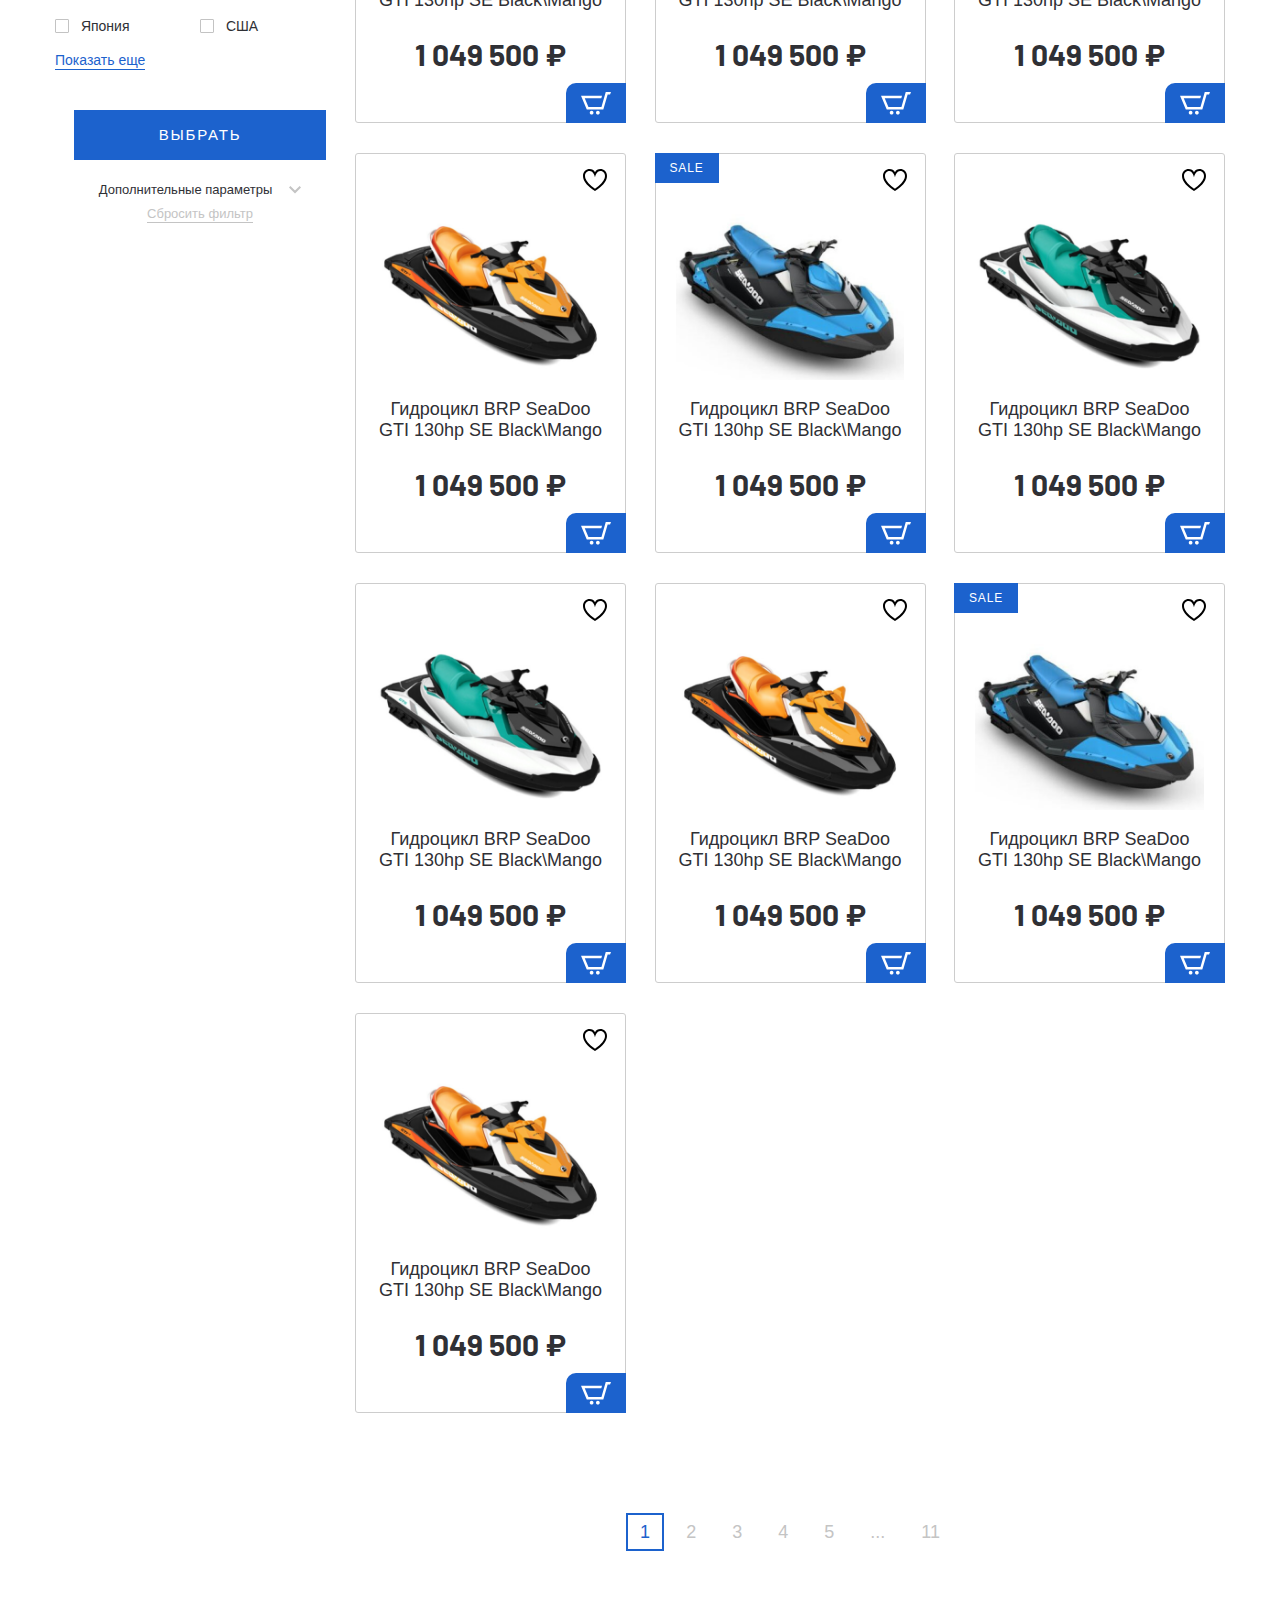
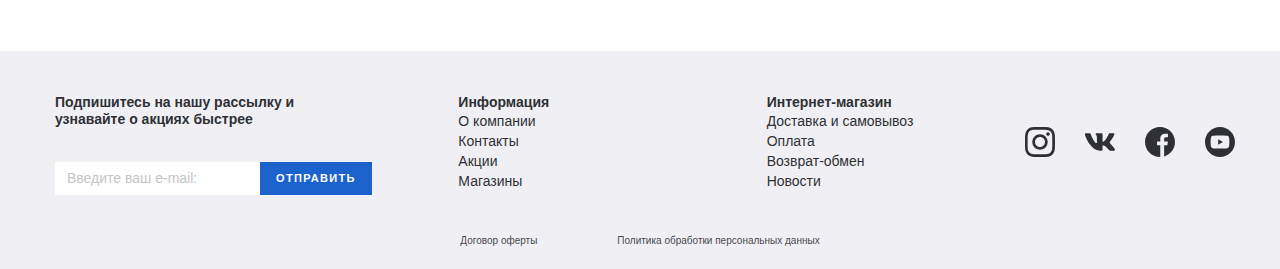
<file: catalog.html>
<!DOCTYPE html>
<html lang="ru">

<head>
  <meta charset="UTF-8">
  <meta name="viewport" content="width=device-width, initial-scale=1.0">
  <meta http-equiv="X-UA-Compatible" content="ie=edge">
  <title>Catalog</title>
  <link href="https://fonts.googleapis.com/css2?family=Barlow:wght@400;700&display=swap" rel="stylesheet">
  <link rel="stylesheet" href="css/normalize.css">
  <link rel="stylesheet" href="css/slick.css">
  <link rel="stylesheet" href="css/fonts.css">
  <link rel="stylesheet" href="css/ion.rangeSlider.min.css">
  <link rel="stylesheet" href="css/jquery.formstyler.css">
  <link rel="stylesheet" href="css/jquery.formstyler.theme.css">
  <link rel="stylesheet" href="css/jquery.rateyo.min.css">
  <link rel="stylesheet" href="css/style.css">
  <link rel="stylesheet" href="css/media.css">
</head>
</head>

<body>

  <!-- Header -->
  <header class="header">
    <div class="header__top">
      <div class="container">
        <div class="header__top-inner">
          <nav class="menu">
            <ul class="menu__list">
              <li class="menu__item">
                <a class="menu__link" href="">
                  Магазины
                </a>
              </li>
              <li class="menu__item">
                <a class="menu__link" href="">
                  Акции
                </a>
              </li>
              <li class="menu__item">
                <a class="menu__link" href="">
                  Доставка и оплата
                </a>
              </li>
            </ul>
          </nav>
          <a href="" class="logo">
            <img class="logo__img" src="images/logo.svg" alt="">
          </a>
          <div class="header__box">
            <p class="header__address">
              Москва, ул. Науки 25
            </p>
            <ul class="user-list">
              <li class="user-list__item">
                <a href="" class="user-list__link">
                  <img src="images/heart.svg" alt="">
                </a>
              </li>
              <li class="user-list__item">
                <a href="" class="user-list__link">
                  <img src="images/user.svg" alt="">
                </a>
              </li>
              <li class="user-list__item">
                <a href="" class="user-list__link basket">
                  <img src="images/basket.svg" alt="">
                  <p class="basket__num">
                    1
                  </p>
                </a>
              </li>
            </ul>
          </div>
        </div>
      </div>
    </div>
    <div class="header__bottom">
      <div class="container">
        <ul class="menu-categories">
          <li class="menu-categories__item">
            <a class="menu-categories__link" href="#">
              Квадроциклы
            </a>
          </li>
          <li class="menu-categories__item">
            <a class="menu-categories__link" href="#">
              Катера
            </a>
          </li>
          <li class="menu-categories__item">
            <a class="menu-categories__link" href="#">
              Гидроциклы
            </a>
          </li>
          <li class="menu-categories__item">
            <a class="menu-categories__link" href="#">
              Лодки
            </a>
          </li>
          <li class="menu-categories__item">
            <a class="menu-categories__link" href="#">
              Вездеходы
            </a>
          </li>
          <li class="menu-categories__item">
            <a class="menu-categories__link" href="#">
              Снегоходы
            </a>
          </li>
          <li class="menu-categories__item">
            <a class="menu-categories__link" href="#">
              Двигатели
            </a>
          </li>
          <li class="menu-categories__item">
            <a class="menu-categories__link" href="#">
              Запчасти
            </a>
          </li>
        </ul>
      </div>
    </div>
  </header>
  <!-- Хлебные Крошки -->
  <div class="breadcrums">
    <div class="container">
      <ul class="breadcrums__list">
        <li class="breadcrums__list-item">
          <a href="#">
            Главная
          </a>
        </li>
        <li class="breadcrums__list-item">
          <span>Гидроциклы</span>
        </li>
      </ul>
    </div>
  </div>
  <section class="catalog">
    <div class="container">
      <h2 class="catalog__title">
        Гидроциклы
      </h2>
      <div class="catalog__filter">
        <div class="catalog__filter-items">
          <button>Полноприводные</button>
          <button>от 5000</button>
          <button>BRP</button>
          <button>еще</button>
        </div>
        <div class="catalog__filter-btn">
          <select class="filter-style select-item">
            <option>По популярности</option>
            <option>По цене</option>
            <option>По отзывам</option>
          </select>
          <button class="catalog__filter-btngrid catalog__filter-button catalog__filter-button--active">
            <svg width="23" height="21" viewBox="0 0 23 21" fill="none" xmlns="http://www.w3.org/2000/svg">
            <rect x="1" y="1" width="21" height="19" stroke="#2F3035" stroke-width="2"/>
            <rect x="7" y="6" width="2" height="2" fill="#2F3035" stroke="#2F3035" stroke-width="2"/>
            <rect x="7" y="13" width="2" height="2" fill="#2F3035" stroke="#2F3035" stroke-width="2"/>
            <rect x="14" y="6" width="2" height="2" fill="#2F3035" stroke="#2F3035" stroke-width="2"/>
            <rect x="14" y="13" width="2" height="2" fill="#2F3035" stroke="#2F3035" stroke-width="2"/>
            </svg>
          </button>
          <button class="catalog__filter-btnline catalog__filter-button">
            <svg width="25" height="19" viewBox="0 0 25 19" fill="none"
              xmlns="http://www.w3.org/2000/svg">
              <g opacity="1">
                <rect x="6" width="19" height="3" rx="1.5" fill="#2F3035" />
                <rect x="6" y="8" width="19" height="3" rx="1.5" fill="#2F3035" />
                <rect x="6" y="16" width="19" height="3" rx="1.5" fill="#2F3035" />
                <rect width="3" height="3" rx="1.5" fill="#2F3035" />
                <rect y="8" width="3" height="3" rx="1.5" fill="#2F3035" />
                <rect y="16" width="3" height="3" rx="1.5" fill="#2F3035" />
              </g>
            </svg>
          </button>
        </div>
      </div>
      <div class="catalog__inner">

        <aside class="catalog__inner-aside aside-filter">
          <div class="tabs-wrapper">
            <div class="tabs aside-filter__tabs">
              <a class="tab aside-filter__tab tab--active" href="#filter-1"><span>Параметры</span></a>
              <a class="tab aside-filter__tab" href="#filter-2"><span>По марке</span></a>
            </div>
            <div class="tabs-container">
              <div id="filter-1" class="tabs-content aside-filter__tabs-content tabs-content--active">
                <form class="aside-filter__form">
                  <ul class="aside-filter__list">
                    <li class="aside-filter__item-drop">
                      <p class="aside-filter__item-title filter__item-drop filter__item-drop--active">Наличие</p>
                      <div class="aside-filter__content">
                        <div class="aside-filter__content-box">
                          <label class="aside-filter__content-label">
                            <input class="filter-style" type="checkbox">
                            В наличие
                          </label>
                        </div>
                        <div class="aside-filter__content-box">
                          <label class="aside-filter__content-label">
                            <input class="filter-style" type="checkbox">
                            Под заказ
                          </label>
                        </div>
                      </div>
                    </li>
                    <li class="aside-filter__item-drop">
                      <p class="aside-filter__item-title filter__item-drop filter__item-drop--active">Новинки</p>
                      <div class="aside-filter__content aside-filter__content-radio">
                        <div class="aside-filter__content-box">
                          <label class="aside-filter__content-label">
                            <input class="filter-style" name="radio" type="radio">
                            Все
                          </label>
                        </div>
                        <div class="aside-filter__content-box">
                          <label class="aside-filter__content-label">
                            <input class="filter-style" name="radio" type="radio">
                            Новинки
                          </label>
                        </div>
                        <div class="aside-filter__content-box">
                          <label class="aside-filter__content-label">
                            <input class="filter-style" name="radio" type="radio">
                            Акции
                          </label>
                        </div>
                      </div>
                    </li>

                    <li class="aside-filter__item-drop">
                      <p class="aside-filter__item-title filter__item-drop filter__item-drop--active">Цена</p>
                      <div class="aside-filter__content">
                        <input type="text" class="js-range-slider" name="my_range" value="" />
                      </div>
                    </li>

                    <li class="aside-filter__item-list">
                      <div class="filter__item-list">
                        <p class="filter__item-listtitle">
                          Мощность, л.с.
                        </p>
                        <select class="filter-style filter__item-listselect">
                          <option>90</option>
                          <option>130</option>
                          <option>154</option>
                          <option>230</option>
                        </select>
                      </div>
                      <div class="filter__item-list">
                        <p class="filter__item-listtitle">
                          Мощность двигателя, л.с.
                        </p>
                        <select class="filter-style filter__item-listselect">
                          <option>90</option>
                          <option>130</option>
                          <option>154</option>
                          <option>230</option>
                        </select>
                      </div>
                      <div class="filter__item-list">
                        <p class="filter__item-listtitle">
                          Максимальная скорость
                        </p>
                        <select class="filter-style filter__item-listselect">
                          <option>90</option>
                          <option>130</option>
                          <option>154</option>
                          <option>230</option>
                        </select>
                      </div>
                    </li>
                    <li class="aside-filter__item-drop">
                      <p class="aside-filter__item-title filter__item-drop filter__item-drop--active">Бренд</p>
                      <div class="aside-filter__content">
                        <div class="aside-filter__content-box">
                          <label class="aside-filter__content-label">
                            <input class="filter-style" type="checkbox">
                            BRP
                          </label>
                        </div>
                        <div class="aside-filter__content-box">
                          <label class="aside-filter__content-label">
                            <input class="filter-style" type="checkbox">
                            Spark 2
                          </label>
                        </div>
                        <div class="aside-filter__content-box">
                          <label class="aside-filter__content-label">
                            <input class="filter-style" type="checkbox">
                            Spark 3
                          </label>
                        </div>
                        <div class="filter-more">
                          <button class="filter-more__btn" href="#">Показать еще</button>
                        </div>
                      </div>
                    </li>

                    <li class="aside-filter__item-drop">
                      <p class="aside-filter__item-title filter__item-drop filter__item-drop--active">Модель</p>
                      <div class="aside-filter__content">

                        <input class="filter-search" type="text" placeholder="Введите модель">

                        <div class="aside-filter__content-box">
                          <label class="aside-filter__content-label">
                            <input class="filter-style" type="checkbox" checked>
                            Sea-doo Spark 2
                          </label>
                        </div>
                        <div class="aside-filter__content-box">
                          <label class="aside-filter__content-label">
                            <input class="filter-style" type="checkbox" checked>
                            SeaDoo Spark 90
                          </label>
                        </div>
                        <div class="aside-filter__content-box">
                          <label class="aside-filter__content-label">
                            <input class="filter-style" type="checkbox">
                            SeaDoo GTI 155
                          </label>
                        </div>
                        <div class="aside-filter__content-box">
                          <label class="aside-filter__content-label">
                            <input class="filter-style" type="checkbox">
                            SeaDoo GTR 230
                          </label>
                        </div>
                      </div>
                    </li>

                    <li class="aside-filter__item-drop btn-checked">
                      <p class="aside-filter__item-title filter__item-drop filter__item-drop--active">Акции</p>
                      <div class="aside-filter__content">
                        <div class="aside-filter__content-box">
                          <label class="aside-filter__content-label">
                            <input class="filter-style" type="checkbox">
                            <span class="btn-checked__text">SALE</span> 
                          </label>
                        </div>
                        <div class="aside-filter__content-box">
                          <label class="aside-filter__content-label">
                            <input class="filter-style" type="checkbox">
                            <span class="btn-checked__text">NEW</span> 
                          </label>
                        </div>
                        <div class="aside-filter__content-box">
                          <label class="aside-filter__content-label">
                            <input class="filter-style" type="checkbox">
                            <span class="btn-checked__text">HIT </span> 
                          </label>
                        </div>
                        <div class="aside-filter__content-box">
                          <label class="aside-filter__content-label">
                            <input class="filter-style" type="checkbox">
                            <span class="btn-checked__text">Дилер</span> 
                          </label>
                        </div>
                      </div>
                    </li>
                    <li class="aside-filter__item-drop">
                      <p class="aside-filter__item-title filter__item-drop filter__item-drop--active">Страны</p>
                      <div class="aside-filter__content">
                        <div class="aside-filter__content-box">
                          <label class="aside-filter__content-label">
                            <input class="filter-style" type="checkbox">
                            Россия
                          </label>
                        </div>
                        <div class="aside-filter__content-box">
                          <label class="aside-filter__content-label">
                            <input class="filter-style" type="checkbox">
                            Китай
                          </label>
                        </div>
                        <div class="aside-filter__content-box">
                          <label class="aside-filter__content-label">
                            <input class="filter-style" type="checkbox">
                            Япония
                          </label>
                        </div>
                        <div class="aside-filter__content-box">
                          <label class="aside-filter__content-label">
                            <input class="filter-style" type="checkbox">
                            США
                          </label>
                        </div>
                        <div class="filter-more">
                          <button class="filter-more__btn" href="#">Показать еще</button>
                        </div>
                      </div>
                    </li>
                    <li class="aside-filter__item-drop aside-filter__item-btn">
                      <button class="filter-btn__send filter-btn__send--active" type="submit">ВЫБРАТЬ</button>
                      <a class="filter__extra">Дополнительные параметры</a> 
                      <div class="filter__extra-content">more</div>
                      <button class="filter-btn__reset" type="submit">Сбросить фильтр</button>
                    </li>
                  </ul>
                </form>

              </div>
              <div id="filter-2" class="tabs-content aside-filter__tabs-content">content-2</div>
            </div>
          </div>
        </aside>

        <div class="catalog__inner-list">
          <div class="product-item__wrapper">
            <button class="product-item__favorite"></button>
            <button class="product-item__basket">
              <img src="images/basket-white.svg" alt="">
            </button>
            <a class="product-item__notify-link" href="#">
              <span>сообщить о поступлении</span>
            </a>
            <a class="product-item  product-item--sale" href="#">
              <p class="product-item__hover-text">посмотреть товар</p>
              <img class="product-item__img" src="images/content/gidr-3.png" alt="">
              <h4 class="product-item__title">
                Гидроцикл BRP SeaDoo GTI 130hp SE Black\Mango
              </h4>
              <p class="price product-item__price">
                1 049 500 ₽
              </p>
              <p class="product-item__notify-text">нет в наличии</p>
            </a>
          </div>
          <div class="product-item__wrapper">
            <button class="product-item__favorite"></button>
            <button class="product-item__basket">
              <img src="images/basket-white.svg" alt="">
            </button>
            <a class="product-item__notify-link" href="#">
              <span>сообщить о поступлении</span>
            </a>
            <a class="product-item" href="#">
              <p class="product-item__hover-text">посмотреть товар</p>
              <img class="product-item__img" src="images/content/gidr-1.png" alt="">
              <h4 class="product-item__title">
                Гидроцикл BRP SeaDoo GTI 130hp SE Black\Mango
              </h4>
              <p class="price product-item__price">
                1 049 500 ₽
              </p>
              <p class="product-item__notify-text">нет в наличии</p>
            </a>
          </div>
          <div class="product-item__wrapper">
            <button class="product-item__favorite"></button>
            <button class="product-item__basket">
              <img src="images/basket-white.svg" alt="">
            </button>
            <a class="product-item__notify-link" href="#">
              <span>сообщить о поступлении</span>
            </a>
            <a class="product-item" href="#">
              <p class="product-item__hover-text">посмотреть товар</p>
              <img class="product-item__img" src="images/content/gidr-5.png" alt="">
              <h4 class="product-item__title">
                Гидроцикл BRP SeaDoo GTI 130hp SE Black\Mango
              </h4>
              <p class="price product-item__price">
                1 049 500 ₽
              </p>
              <p class="product-item__notify-text">нет в наличии</p>
            </a>
          </div>
          <div class="product-item__wrapper">
            <button class="product-item__favorite"></button>
            <button class="product-item__basket">
              <img src="images/basket-white.svg" alt="">
            </button>
            <a class="product-item__notify-link" href="#">
              <span>сообщить о поступлении</span>
            </a>
            <a class="product-item  product-item--sale" href="#">
              <p class="product-item__hover-text">посмотреть товар</p>
              <img class="product-item__img" src="images/content/gidr-3.png" alt="">
              <h4 class="product-item__title">
                Гидроцикл BRP SeaDoo GTI 130hp SE Black\Mango
              </h4>
              <p class="price product-item__price">
                1 049 500 ₽
              </p>
              <p class="product-item__notify-text">нет в наличии</p>
            </a>
          </div>
          <div class="product-item__wrapper">
            <button class="product-item__favorite"></button>
            <button class="product-item__basket">
              <img src="images/basket-white.svg" alt="">
            </button>
            <a class="product-item__notify-link" href="#">
              <span>сообщить о поступлении</span>
            </a>
            <a class="product-item" href="#">
              <p class="product-item__hover-text">посмотреть товар</p>
              <img class="product-item__img" src="images/content/gidr-1.png" alt="">
              <h4 class="product-item__title">
                Гидроцикл BRP SeaDoo GTI 130hp SE Black\Mango
              </h4>
              <p class="price product-item__price">
                1 049 500 ₽
              </p>
              <p class="product-item__notify-text">нет в наличии</p>
            </a>
          </div>
          <div class="product-item__wrapper">
            <button class="product-item__favorite"></button>
            <button class="product-item__basket">
              <img src="images/basket-white.svg" alt="">
            </button>
            <a class="product-item__notify-link" href="#">
              <span>сообщить о поступлении</span>
            </a>
            <a class="product-item" href="#">
              <p class="product-item__hover-text">посмотреть товар</p>
              <img class="product-item__img" src="images/content/gidr-5.png" alt="">
              <h4 class="product-item__title">
                Гидроцикл BRP SeaDoo GTI 130hp SE Black\Mango
              </h4>
              <p class="price product-item__price">
                1 049 500 ₽
              </p>
              <p class="product-item__notify-text">нет в наличии</p>
            </a>
          </div>
          <div class="product-item__wrapper">
            <button class="product-item__favorite"></button>
            <button class="product-item__basket">
              <img src="images/basket-white.svg" alt="">
            </button>
            <a class="product-item__notify-link" href="#">
              <span>сообщить о поступлении</span>
            </a>
            <a class="product-item  product-item--sale" href="#">
              <p class="product-item__hover-text">посмотреть товар</p>
              <img class="product-item__img" src="images/content/gidr-3.png" alt="">
              <h4 class="product-item__title">
                Гидроцикл BRP SeaDoo GTI 130hp SE Black\Mango
              </h4>
              <p class="price product-item__price">
                1 049 500 ₽
              </p>
              <p class="product-item__notify-text">нет в наличии</p>
            </a>
          </div>
          <div class="product-item__wrapper">
            <button class="product-item__favorite"></button>
            <button class="product-item__basket">
              <img src="images/basket-white.svg" alt="">
            </button>
            <a class="product-item__notify-link" href="#">
              <span>сообщить о поступлении</span>
            </a>
            <a class="product-item" href="#">
              <p class="product-item__hover-text">посмотреть товар</p>
              <img class="product-item__img" src="images/content/gidr-5.png" alt="">
              <h4 class="product-item__title">
                Гидроцикл BRP SeaDoo GTI 130hp SE Black\Mango
              </h4>
              <p class="price product-item__price">
                1 049 500 ₽
              </p>
              <p class="product-item__notify-text">нет в наличии</p>
            </a>
          </div>
          <div class="product-item__wrapper">
            <button class="product-item__favorite"></button>
            <button class="product-item__basket">
              <img src="images/basket-white.svg" alt="">
            </button>
            <a class="product-item__notify-link" href="#">
              <span>сообщить о поступлении</span>
            </a>
            <a class="product-item  product-item--sale" href="#">
              <p class="product-item__hover-text">посмотреть товар</p>
              <img class="product-item__img" src="images/content/gidr-3.png" alt="">
              <h4 class="product-item__title">
                Гидроцикл BRP SeaDoo GTI 130hp SE Black\Mango
              </h4>
              <p class="price product-item__price">
                1 049 500 ₽
              </p>
              <p class="product-item__notify-text">нет в наличии</p>
            </a>
          </div>
          <div class="product-item__wrapper">
            <button class="product-item__favorite"></button>
            <button class="product-item__basket">
              <img src="images/basket-white.svg" alt="">
            </button>
            <a class="product-item__notify-link" href="#">
              <span>сообщить о поступлении</span>
            </a>
            <a class="product-item" href="#">
              <p class="product-item__hover-text">посмотреть товар</p>
              <img class="product-item__img" src="images/content/gidr-5.png" alt="">
              <h4 class="product-item__title">
                Гидроцикл BRP SeaDoo GTI 130hp SE Black\Mango
              </h4>
              <p class="price product-item__price">
                1 049 500 ₽
              </p>
              <p class="product-item__notify-text">нет в наличии</p>
            </a>
          </div>
          <div class="product-item__wrapper">
            <button class="product-item__favorite"></button>
            <button class="product-item__basket">
              <img src="images/basket-white.svg" alt="">
            </button>
            <a class="product-item__notify-link" href="#">
              <span>сообщить о поступлении</span>
            </a>
            <a class="product-item  product-item--sale" href="#">
              <p class="product-item__hover-text">посмотреть товар</p>
              <img class="product-item__img" src="images/content/gidr-3.png" alt="">
              <h4 class="product-item__title">
                Гидроцикл BRP SeaDoo GTI 130hp SE Black\Mango
              </h4>
              <p class="price product-item__price">
                1 049 500 ₽
              </p>
              <p class="product-item__notify-text">нет в наличии</p>
            </a>
          </div>
          <div class="product-item__wrapper">
            <button class="product-item__favorite"></button>
            <button class="product-item__basket">
              <img src="images/basket-white.svg" alt="">
            </button>
            <a class="product-item__notify-link" href="#">
              <span>сообщить о поступлении</span>
            </a>
            <a class="product-item" href="#">
              <p class="product-item__hover-text">посмотреть товар</p>
              <img class="product-item__img" src="images/content/gidr-1.png" alt="">
              <h4 class="product-item__title">
                Гидроцикл BRP SeaDoo GTI 130hp SE Black\Mango
              </h4>
              <p class="price product-item__price">
                1 049 500 ₽
              </p>
              <p class="product-item__notify-text">нет в наличии</p>
            </a>
          </div>

          <div class="product-item__wrapper">
            <button class="product-item__favorite"></button>
            <button class="product-item__basket">
              <img src="images/basket-white.svg" alt="">
            </button>
            <a class="product-item__notify-link" href="#">
              <span>сообщить о поступлении</span>
            </a>
            <a class="product-item" href="#">
              <p class="product-item__hover-text">посмотреть товар</p>
              <img class="product-item__img" src="images/content/gidr-1.png" alt="">
              <h4 class="product-item__title">
                Гидроцикл BRP SeaDoo GTI 130hp SE Black\Mango
              </h4>
              <p class="price product-item__price">
                1 049 500 ₽
              </p>
              <p class="product-item__notify-text">нет в наличии</p>
            </a>
          </div>
          <div class="product-item__wrapper">
            <button class="product-item__favorite"></button>
            <button class="product-item__basket">
              <img src="images/basket-white.svg" alt="">
            </button>
            <a class="product-item__notify-link" href="#">
              <span>сообщить о поступлении</span>
            </a>
            <a class="product-item" href="#">
              <p class="product-item__hover-text">посмотреть товар</p>
              <img class="product-item__img" src="images/content/gidr-5.png" alt="">
              <h4 class="product-item__title">
                Гидроцикл BRP SeaDoo GTI 130hp SE Black\Mango
              </h4>
              <p class="price product-item__price">
                1 049 500 ₽
              </p>
              <p class="product-item__notify-text">нет в наличии</p>
            </a>
          </div>
          <div class="product-item__wrapper">
            <button class="product-item__favorite"></button>
            <button class="product-item__basket">
              <img src="images/basket-white.svg" alt="">
            </button>
            <a class="product-item__notify-link" href="#">
              <span>сообщить о поступлении</span>
            </a>
            <a class="product-item  product-item--sale" href="#">
              <p class="product-item__hover-text">посмотреть товар</p>
              <img class="product-item__img" src="images/content/gidr-3.png" alt="">
              <h4 class="product-item__title">
                Гидроцикл BRP SeaDoo GTI 130hp SE Black\Mango
              </h4>
              <p class="price product-item__price">
                1 049 500 ₽
              </p>
              <p class="product-item__notify-text">нет в наличии</p>
            </a>
          </div>
          <div class="product-item__wrapper">
            <button class="product-item__favorite"></button>
            <button class="product-item__basket">
              <img src="images/basket-white.svg" alt="">
            </button>
            <a class="product-item__notify-link" href="#">
              <span>сообщить о поступлении</span>
            </a>
            <a class="product-item" href="#">
              <p class="product-item__hover-text">посмотреть товар</p>
              <img class="product-item__img" src="images/content/gidr-5.png" alt="">
              <h4 class="product-item__title">
                Гидроцикл BRP SeaDoo GTI 130hp SE Black\Mango
              </h4>
              <p class="price product-item__price">
                1 049 500 ₽
              </p>
              <p class="product-item__notify-text">нет в наличии</p>
            </a>
          </div>

          <div class="pagination">
            <ul class="pagination-list">
              <li class="pagination-list__item active"><a href="#">1</a></li>
              <li class="pagination-list__item"><a href="#">2</a></li>
              <li class="pagination-list__item"><a href="#">3</a></li>
              <li class="pagination-list__item"><a href="#">4</a></li>
              <li class="pagination-list__item"><a href="#">5</a></li>
              <li class="pagination-list__item pagination-list__item--dots"><span>...</span></a></li>
              <li class="pagination-list__item"><a href="#">11</a></li>
            </ul>
          </div>

        </div>
      </div>
  </section>

  <footer class="footer">
    <div class="container">
      <div class="footer__top">
        <div class="footer__top-inner">
          <div class="footer__top-item footer__top-newslatter">
            <h6 class="footer__top-title">
              Подпишитесь на нашу рассылку
              и узнавайте о акциях быстрее
            </h6>
            <form class="footer-form">
              <input class="footer-form__input" type="text" placeholder="Введите ваш e-mail:">
              <button class="footer-form__btn" type="submit">Отправить</button>
            </form>
          </div>
          <div class="footer__top-item footer__top-social">
            <h6 class="footer__top-title">
              Информация
            </h6>
            <ul class="footer-list">
              <li class="footer-list_item"><a href="#">О компании</a></li>
              <li class="footer-list_item"><a href="#">Контакты</a></li>
              <li class="footer-list_item"><a href="#">Акции</a></li>
              <li class="footer-list_item"><a href="#">Магазины</a></li>
            </ul>
          </div>
          <div class="footer__top-item">
            <h6 class="footer__top-title">
              Интернет-магазин
            </h6>
            <ul class="footer-list">
              <li class="footer-list_item"><a href="#">Доставка и самовывоз</a></li>
              <li class="footer-list_item"><a href="#">Оплата</a></li>
              <li class="footer-list_item"><a href="#">Возврат-обмен</a></li>
              <li class="footer-list_item"><a href="#">Новости</a></li>
            </ul>
          </div>
          <div class="footer__top-item">
            <ul class="social-list">
              <li class="social-list__item"><a href="#"><img src="images/inst.svg" alt=""></a></li>
              <li class="social-list__item"><a href="#"><img src="images/vk.svg" alt=""></a></li>
              <li class="social-list__item"><a href="#"><img src="images/facebook.svg" alt=""></a></li>
              <li class="social-list__item"><a href="#"><img src="images/Youtube.svg" alt=""></a></li>
            </ul>
          </div>
        </div>
      </div>
      <div class="footer__bottom">
        <a class="footer__bottom-link" href="#">Договор оферты</a>
        <a class="footer__bottom-link" href="#">Политика обработки персональных данных</a>
      </div>
    </div>
  </footer>





  <script src="https://ajax.googleapis.com/ajax/libs/jquery/3.4.1/jquery.min.js"></script>
  <script src="js/slick.min.js"></script>
  <script src="js/ion.rangeSlider.min.js"></script>
  <script src="js/jquery.formstyler.min.js"></script>
  <script src="js/jquery.rateyo.min.js"></script>
  <script src="js/main.js"></script>
</body>

</html>
<!-- 
<div class="tabs-wrapper">
  <div class="tabs">
    <a class="tab tab--active" href="#"></a>
  </div>
  <div class="tabs-container">
    <div class="tabs-content"></div>
  </div>
</div> -->
</file>
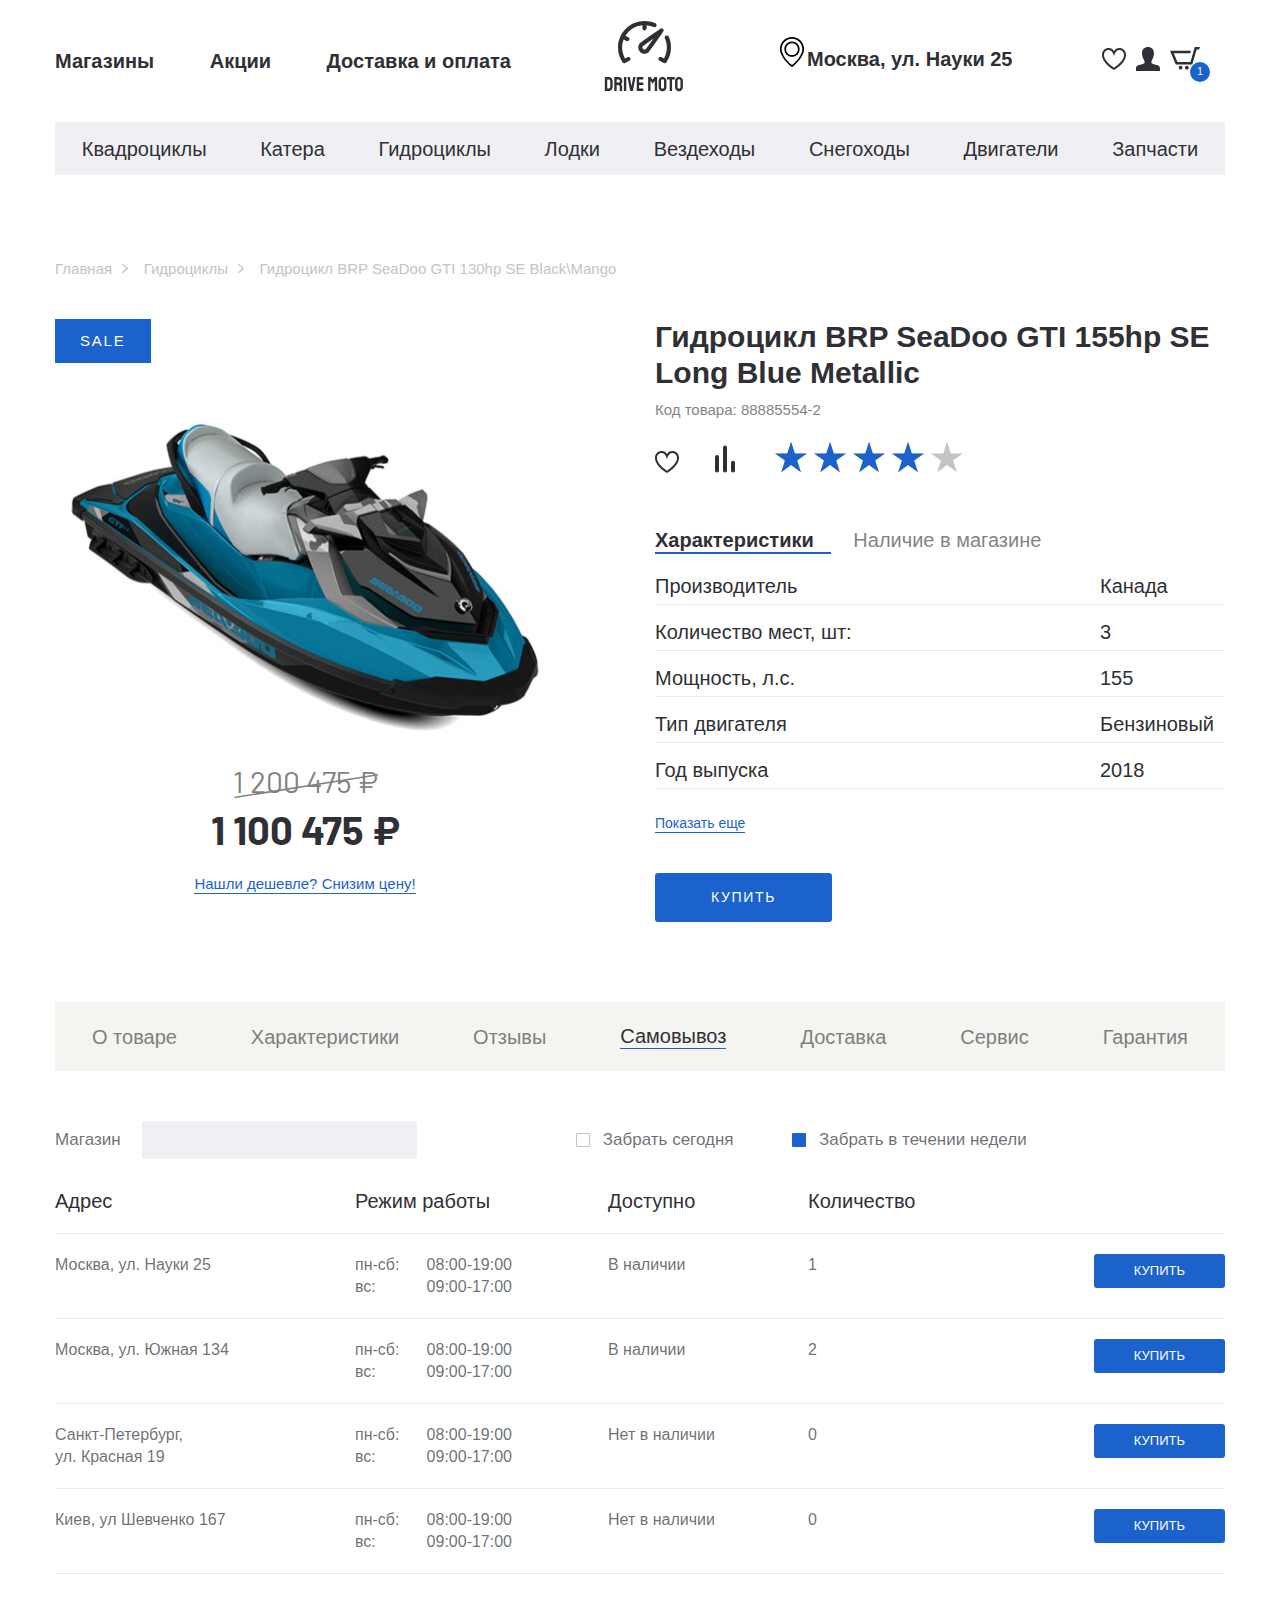
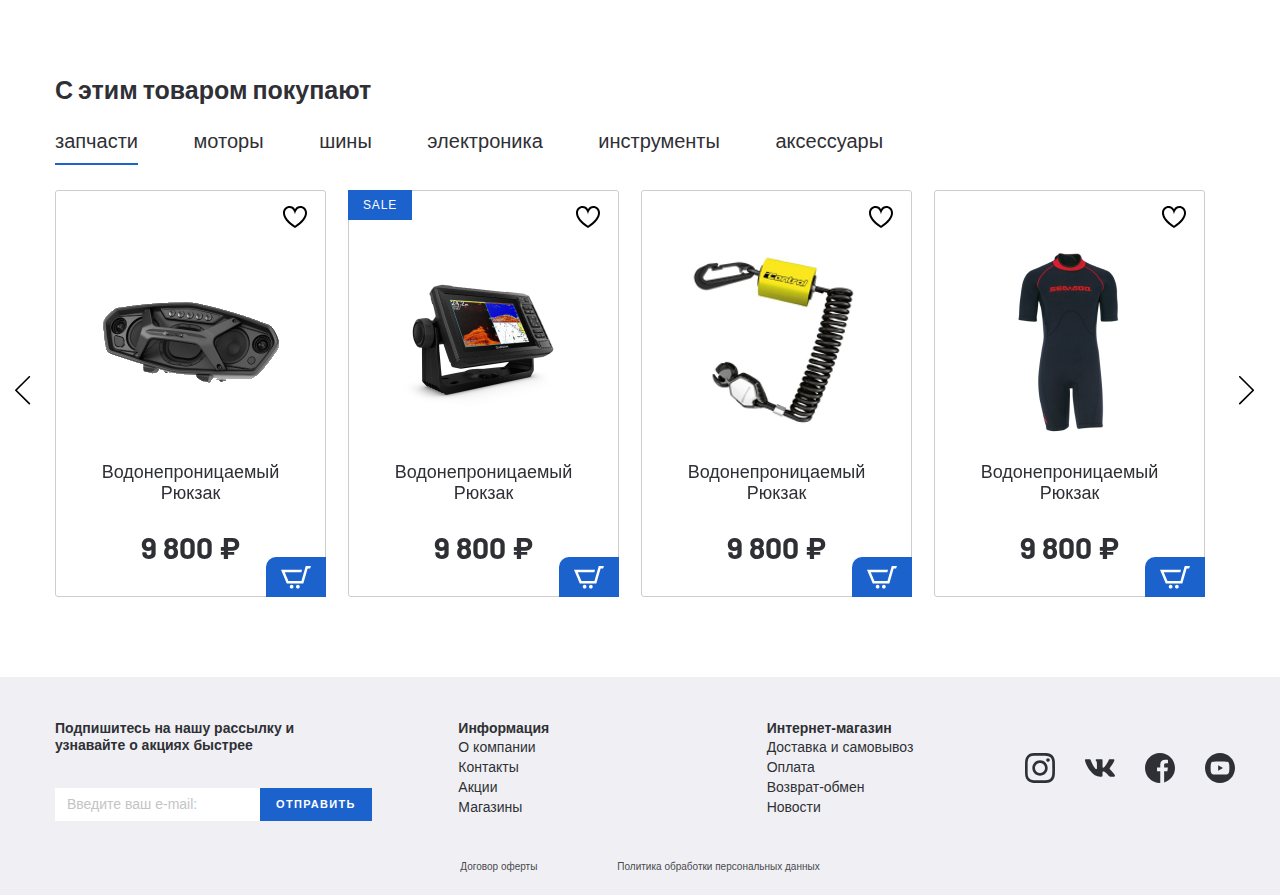
<file: product-page.html>
<!DOCTYPE html>
<html lang="ru">

<head>
  <meta charset="UTF-8">
  <meta name="viewport" content="width=device-width, initial-scale=1.0">
  <meta http-equiv="X-UA-Compatible" content="ie=edge">
  <title>Гидроцикл 1</title>
  <link href="https://fonts.googleapis.com/css2?family=Barlow:wght@400;700&display=swap" rel="stylesheet">
  <link rel="stylesheet" href="css/normalize.css">
  <link rel="stylesheet" href="css/slick.css">
  <link rel="stylesheet" href="css/fonts.css">
  <link rel="stylesheet" href="css/ion.rangeSlider.min.css">
  <link rel="stylesheet" href="css/jquery.formstyler.css">
  <link rel="stylesheet" href="css/jquery.formstyler.theme.css">
  <link rel="stylesheet" href="css/jquery.rateyo.min.css">
  <link rel="stylesheet" href="css/style.css">
  <link rel="stylesheet" href="css/media.css">
</head>
</head>

<body>

  <!-- Header -->
  <header class="header">
    <div class="header__top">
      <div class="container">
        <div class="header__top-inner">
          <nav class="menu">
            <ul class="menu__list">
              <li class="menu__item">
                <a class="menu__link" href="">
                  Магазины
                </a>
              </li>
              <li class="menu__item">
                <a class="menu__link" href="">
                  Акции
                </a>
              </li>
              <li class="menu__item">
                <a class="menu__link" href="">
                  Доставка и оплата
                </a>
              </li>
            </ul>
          </nav>
          <a href="" class="logo">
            <img class="logo__img" src="images/logo.svg" alt="">
          </a>
          <div class="header__box">
            <p class="header__address">
              Москва, ул. Науки 25
            </p>
            <ul class="user-list">
              <li class="user-list__item">
                <a href="" class="user-list__link">
                  <img src="images/heart.svg" alt="">
                </a>
              </li>
              <li class="user-list__item">
                <a href="" class="user-list__link">
                  <img src="images/user.svg" alt="">
                </a>
              </li>
              <li class="user-list__item">
                <a href="" class="user-list__link basket">
                  <img src="images/basket.svg" alt="">
                  <p class="basket__num">
                    1
                  </p>
                </a>
              </li>
            </ul>
          </div>
        </div>
      </div>
    </div>
    <div class="header__bottom">
      <div class="container">
        <ul class="menu-categories">
          <li class="menu-categories__item">
            <a class="menu-categories__link" href="#">
              Квадроциклы
            </a>
          </li>
          <li class="menu-categories__item">
            <a class="menu-categories__link" href="#">
              Катера
            </a>
          </li>
          <li class="menu-categories__item">
            <a class="menu-categories__link" href="#">
              Гидроциклы
            </a>
          </li>
          <li class="menu-categories__item">
            <a class="menu-categories__link" href="#">
              Лодки
            </a>
          </li>
          <li class="menu-categories__item">
            <a class="menu-categories__link" href="#">
              Вездеходы
            </a>
          </li>
          <li class="menu-categories__item">
            <a class="menu-categories__link" href="#">
              Снегоходы
            </a>
          </li>
          <li class="menu-categories__item">
            <a class="menu-categories__link" href="#">
              Двигатели
            </a>
          </li>
          <li class="menu-categories__item">
            <a class="menu-categories__link" href="#">
              Запчасти
            </a>
          </li>
        </ul>
      </div>
    </div>
  </header>
  <!-- Хлебные Крошки -->
  <div class="breadcrums">
    <div class="container">
      <ul class="breadcrums__list">
        <li class="breadcrums__list-item">
          <a href="#">
            Главная
          </a>
        </li>
        <li class="breadcrums__list-item">
          <a href="#">
            Гидроциклы
          </a>
        </li>
        <li class="breadcrums__list-item">
          <span>Гидроцикл BRP SeaDoo GTI 130hp SE Black\Mango</span>
        </li>
      </ul>
    </div>
  </div>

  <section class="product-card">
    <div class="container">
      <div class="product-card__inner">
        <div class="product-card__img-box product-item--sale">
          <img class="product-card__img" src="images/content/gidr-large.png" alt="">
          <p class="product-card__price-old">
            1 200 475 ₽
          </p>
          <p class="product-card__price-new">
            1 100 475 ₽
          </p>
          <a class="product-card__link" href="#">Нашли дешевле? Снизим цену!</a>
        </div>
        <div class="product-card__content">
          <h1 class="product-card__title">Гидроцикл BRP SeaDoo GTI 155hp SE Long Blue Metallic</h1>
          <p class="product-card__code">Код товара: 88885554-2</p>
          <div class="product-card__buttons">
            <a class="product-card__icon-favorite"><img src="images/heart.svg" alt=""></a>
            <a class="product-card__icon-votes"><img src="images/votes.svg" alt=""></a>
            <a class="rate">
              <div class="rate-yo" data-rateyo-rating="4"></div>
            </a>
          </div>
          <div class="tabs-wrapper product-card__tabs">
            <div class="tabs">
              <a class="tab product-card__tab tab--active" href="#product-1">Характеристики</a>
              <a class="tab product-card__tab" href="#product-2">Наличие в магазине</a>
            </div>
            <div class="tabs-container">
              <div id="product-1" class="tabs-content product-card__tabs-content tabs-content--active">
                <ul class="product-card__list">
                  <li class="product-card__item">
                    <div class="product-card__item-left">Производитель</div>
                    <div class="product-card__item-right">Канада</div>
                  </li>
                  <li class="product-card__item">
                    <div class="product-card__item-left">Количество мест, шт: </div>
                    <div class="product-card__item-right">3</div>
                  </li>
                  <li class="product-card__item">
                    <div class="product-card__item-left">Мощность, л.с.</div>
                    <div class="product-card__item-right">155</div>
                  </li>
                  <li class="product-card__item">
                    <div class="product-card__item-left">Тип двигателя</div>
                    <div class="product-card__item-right">Бензиновый</div>
                  </li>
                  <li class="product-card__item">
                    <div class="product-card__item-left">Год выпуска</div>
                    <div class="product-card__item-right">2018</div>
                  </li>
                </ul>
                <a class="product-card__more" href="#">Показать еще</a>
                <div class="product-card__btn">
                  <button>Купить</button>
                </div>
              </div>
              <div id="product-2" class="tabs-content product-card__tabs-content">
                <p>content-2</p>
              </div>
            </div>
          </div>
        </div>
      </div>
    </div>
  </section>


  <section class="card__tabs">
    <div class="container">
      <div class="tabs-wrapper">
        <div class="tabs card__tab-box">
          <a class="tab card__tab" href="product-card__tabs-1">О товаре</a>
          <a class="tab card__tab" href="product-card__tabs-2">Характеристики</a>
          <a class="tab card__tab" href="product-card__tabs-3">Отзывы</a>
          <a class="tab card__tab tab--active" href="product-card__tabs-4">Самовывоз</a>
          <a class="tab card__tab" href="product-card__tabs-5">Доставка</a>
          <a class="tab card__tab" href="product-card__tabs-6">Cервис</a>
          <a class="tab card__tab" href="product-card__tabs-7">Гарантия</a>
        </div>
        <div class="tabs-container">
          <div id="product-card__tabs-1" class="card__tab-content tabs-content">content</div>
          <div id="product-card__tabs-2" class="card__tab-content tabs-content">content</div>
          <div id="product-card__tabs-3" class="card__tab-content tabs-content">content</div>
          <div id="product-card__tabs-4" class="card__tab-content tabs-content tabs-content--active">
            <form>
              <div class="card__top-line">
                <label class="card__top-label">Магазин
                  <input class="card__input-search" type="text">
                </label>
                <label class="card__label-pickup">
                  <input class="filter-style" type="radio" name="pickup">
                  Забрать сегодня
                </label>
                <label class="card__label-pickup">
                  <input class="filter-style" type="radio" name="pickup" checked>
                  Забрать в течении недели
                </label>
              </div>
              <ul class="card__list">
                <li class="card__list-item card__list-itemtitle">
                  <div class="card__list-address">Адрес</div>
                  <div class="card__list-workhours">Режим работы</div>
                  <div class="card__list-avalible">Доступно</div>
                  <div class="card__list-num">Количество</div>
                  <div class="card__list-btn"></div>
                </li>
                <li class="card__list-item">
                  <div class="card__list-address">Москва, ул. Науки 25</div>
                  <div class="card__list-workhours">
                    <div class="workhours">
                      <span>пн-сб:</span> <span>08:00-19:00</span>
                    </div>
                    <div class="workhours">
                      <span>вс: </span> <span>09:00-17:00</span>
                    </div>
                  </div>
                  <div class="card__list-avalible">В наличии</div>
                  <div class="card__list-num">1</div>
                  <div class="card__list-btn">
                    <button type="submit">Купить</button>
                  </div>
                </li>
                <li class="card__list-item">
                  <div class="card__list-address">Москва, ул. Южная 134</div>
                  <div class="card__list-workhours">
                    <div class="workhours">
                      <span>пн-сб:</span> <span>08:00-19:00</span>
                    </div>
                    <div class="workhours">
                      <span>вс: </span> <span>09:00-17:00</span>
                    </div>
                  </div>
                  <div class="card__list-avalible">В наличии</div>
                  <div class="card__list-num">2</div>
                  <div class="card__list-btn">
                    <button type="submit">Купить</button>
                  </div>
                </li>
                <li class="card__list-item">
                  <div class="card__list-address">Санкт-Петербург,<br>
                    ул. Красная 19</div>
                  <div class="card__list-workhours">
                    <div class="workhours">
                      <span>пн-сб:</span> <span>08:00-19:00</span>
                    </div>
                    <div class="workhours">
                      <span>вс: </span> <span>09:00-17:00</span>
                    </div>
                  </div>
                  <div class="card__list-avalible">Нет в наличии</div>
                  <div class="card__list-num">0</div>
                  <div class="card__list-btn">
                    <button type="submit">Купить</button>
                  </div>
                </li>
                <li class="card__list-item">
                  <div class="card__list-address">Киев, ул Шевченко 167</div>
                  <div class="card__list-workhours">
                    <div class="workhours">
                      <span>пн-сб:</span> <span>08:00-19:00</span>
                    </div>
                    <div class="workhours">
                      <span>вс: </span> <span>09:00-17:00</span>
                    </div>
                  </div>
                  <div class="card__list-avalible">Нет в наличии</div>
                  <div class="card__list-num">0</div>
                  <div class="card__list-btn">
                    <button type="submit">Купить</button>
                  </div>
                </li>
              </ul>
            </form>
          </div>
          <div id="product-card__tabs-5" class="card__tab-content tabs-content">content</div>
          <div id="product-card__tabs-6" class="card__tab-content tabs-content">content</div>
          <div id="product-card__tabs-7" class="card__tab-content tabs-content">content</div>
        </div>
      </div>
    </div>
  </section>
  <section class="products">
    <div class="container">
      <div class="products__inner">
        <h3 class="product__title">С этим товаром покупают</h3>
        <div class="tabs-wrapper">
          <div class="tabs products__tabs">
            <a class="tab products__tab tab--active" href="#popular-tab-1">запчасти</a>
            <a class="tab products__tab" href="#popular-tab-2">моторы</a>
            <a class="tab products__tab" href="#popular-tab-3">шины</a>
            <a class="tab products__tab" href="#popular-tab-4">электроника</a>
            <a class="tab products__tab" href="#popular-tab-5">инструменты</a>
            <a class="tab products__tab" href="#popular-tab-6">аксессуары</a>
          </div>
          <div class="tabs-container products__container">
            <div id="popular-tab-1" class="tabs-content products__content tabs-content--active">
              <div class="product-slider">
                <div class="product-slider__item">
                  <div class="product-item__wrapper">
                    <button class="product-item__favorite"></button>
                    <button class="product-item__basket">
                      <img src="images/basket-white.svg" alt="">
                    </button>
                    <a class="product-item__notify-link" href="#">
                      <span>сообщить о поступлении</span>
                    </a>
                    <a class="product-item" href="#">
                      <p class="product-item__hover-text">посмотреть товар</p>
                      <img class="product-item__img" src="images/content/product-5.png" alt="">
                      <h4 class="product-item__title">
                        Водонепроницаемый
                        Рюкзак
                      </h4>
                      <p class="price product-item__price">
                        9 800 ₽
                      </p>
                      <p class="product-item__notify-text">нет в наличии</p>
                    </a>
                  </div>
                </div>

                <div class="product-slider__item">
                  <div class="product-item__wrapper">
                    <button class="product-item__favorite"></button>
                    <button class="product-item__basket">
                      <img src="images/basket-white.svg" alt="">
                    </button>
                    <a class="product-item__notify-link" href="#">
                      <span>сообщить о поступлении</span>
                    </a>
                    <a class="product-item  product-item--sale" href="#">
                      <p class="product-item__hover-text">посмотреть товар</p>
                      <img class="product-item__img" src="images/content/product-6.png" alt="">
                      <h4 class="product-item__title">
                        Водонепроницаемый
                        Рюкзак
                      </h4>
                      <p class="price product-item__price">
                        9 800 ₽
                      </p>
                      <p class="product-item__notify-text">нет в наличии</p>
                    </a>
                  </div>
                </div>

                <div class="product-slider__item">
                  <div class="product-item__wrapper">
                    <button class="product-item__favorite"></button>
                    <button class="product-item__basket">
                      <img src="images/basket-white.svg" alt="">
                    </button>
                    <a class="product-item__notify-link" href="#">
                      <span>сообщить о поступлении</span>
                    </a>
                    <a class="product-item" href="#">
                      <p class="product-item__hover-text">посмотреть товар</p>
                      <img class="product-item__img" src="images/content/product-7.png" alt="">
                      <h4 class="product-item__title">
                        Водонепроницаемый
                        Рюкзак
                      </h4>
                      <p class="price product-item__price">
                        9 800 ₽
                      </p>
                      <p class="product-item__notify-text">нет в наличии</p>
                    </a>
                  </div>
                </div>

                <div class="product-slider__item">
                  <div class="product-item__wrapper">
                    <button class="product-item__favorite"></button>
                    <button class="product-item__basket">
                      <img src="images/basket-white.svg" alt="">
                    </button>
                    <a class="product-item__notify-link" href="#">
                      <span>сообщить о поступлении</span>
                    </a>
                    <a class="product-item" href="#">
                      <p class="product-item__hover-text">посмотреть товар</p>
                      <img class="product-item__img" src="images/content/product-8.png" alt="">
                      <h4 class="product-item__title">
                        Водонепроницаемый
                        Рюкзак
                      </h4>
                      <p class="price product-item__price">
                        9 800 ₽
                      </p>
                      <p class="product-item__notify-text">нет в наличии</p>
                    </a>
                  </div>
                </div>

                <div class="product-slider__item">
                  <div class="product-item__wrapper">
                    <button class="product-item__favorite"></button>
                    <button class="product-item__basket">
                      <img src="images/basket-white.svg" alt="">
                    </button>
                    <a class="product-item__notify-link" href="#">
                      <span>сообщить о поступлении</span>
                    </a>
                    <a class="product-item product-item--sale" href="#">
                      <p class="product-item__hover-text">посмотреть товар</p>
                      <img class="product-item__img" src="images/content/product-1.png" alt="">
                      <h4 class="product-item__title">
                        Водонепроницаемый
                        Рюкзак
                      </h4>
                      <p class="price product-item__price">
                        9 800 ₽
                      </p>
                      <p class="product-item__notify-text">нет в наличии</p>
                    </a>
                  </div>
                </div>

                <div class="product-slider__item">
                  <div class="product-item__wrapper">
                    <button class="product-item__favorite"></button>
                    <button class="product-item__basket">
                      <img src="images/basket-white.svg" alt="">
                    </button>
                    <a class="product-item__notify-link" href="#">
                      <span>сообщить о поступлении</span>
                    </a>
                    <a class="product-item" href="#">
                      <p class="product-item__hover-text">посмотреть товар</p>
                      <img class="product-item__img" src="images/content/product-1.png" alt="">
                      <h4 class="product-item__title">
                        Водонепроницаемый
                        Рюкзак
                      </h4>
                      <p class="price product-item__price">
                        9 800 ₽
                      </p>
                      <p class="product-item__notify-text">нет в наличии</p>
                    </a>
                  </div>
                </div>

                <div class="product-slider__item">
                  <div class="product-item__wrapper product-item__not-avalible">
                    <button class="product-item__favorite"></button>
                    <button class="product-item__basket">
                      <img src="images/basket-white.svg" alt="">
                    </button>
                    <a class="product-item__notify-link" href="#">
                      <span>сообщить о поступлении</span>
                    </a>
                    <a class="product-item" href="#">
                      <p class="product-item__hover-text">посмотреть товар</p>
                      <img class="product-item__img" src="images/content/product-1.png" alt="">
                      <h4 class="product-item__title">
                        Водонепроницаемый
                        Рюкзак
                      </h4>
                      <p class="price product-item__price">
                        9 800 ₽
                      </p>
                      <p class="product-item__notify-text">нет в наличии</p>
                    </a>
                  </div>
                </div>

                <div class="product-slider__item">
                  <div class="product-item__wrapper">
                    <button class="product-item__favorite"></button>
                    <button class="product-item__basket">
                      <img src="images/basket-white.svg" alt="">
                    </button>
                    <a class="product-item__notify-link" href="#">
                      <span>сообщить о поступлении</span>
                    </a>
                    <a class="product-item  product-item--sale" href="#">
                      <p class="product-item__hover-text">посмотреть товар</p>
                      <img class="product-item__img" src="images/content/product-1.png" alt="">
                      <h4 class="product-item__title">
                        Водонепроницаемый
                        Рюкзак
                      </h4>
                      <p class="price product-item__price">
                        9 800 ₽
                      </p>
                      <p class="product-item__notify-text">нет в наличии</p>
                    </a>
                  </div>
                </div>
              </div>
            </div>
            <div id="popular-tab-2" class="tabs-content products__content">
              <div class="product-slider">

                <div class="product-slider__item">
                  <div class="product-item__wrapper">
                    <button class="product-item__favorite"></button>
                    <button class="product-item__basket">
                      <img src="images/basket-white.svg" alt="">
                    </button>
                    <a class="product-item__notify-link" href="#">
                      <span>сообщить о поступлении</span>
                    </a>
                    <a class="product-item" href="#">
                      <p class="product-item__hover-text">посмотреть товар</p>
                      <img class="product-item__img" src="images/content/product-1.png" alt="">
                      <h4 class="product-item__title">
                        Водонепроницаемый
                        Рюкзак
                      </h4>
                      <p class="price product-item__price">
                        9 800 ₽
                      </p>
                      <p class="product-item__notify-text">нет в наличии</p>
                    </a>
                  </div>
                </div>

                <div class="product-slider__item">
                  <div class="product-item__wrapper">
                    <button class="product-item__favorite"></button>
                    <button class="product-item__basket">
                      <img src="images/basket-white.svg" alt="">
                    </button>
                    <a class="product-item__notify-link" href="#">
                      <span>сообщить о поступлении</span>
                    </a>
                    <a class="product-item  product-item--sale" href="#">
                      <p class="product-item__hover-text">посмотреть товар</p>
                      <img class="product-item__img" src="images/content/product-1.png" alt="">
                      <h4 class="product-item__title">
                        Водонепроницаемый
                        Рюкзак
                      </h4>
                      <p class="price product-item__price">
                        9 800 ₽
                      </p>
                      <p class="product-item__notify-text">нет в наличии</p>
                    </a>
                  </div>
                </div>

                <div class="product-slider__item">
                  <div class="product-item__wrapper">
                    <button class="product-item__favorite"></button>
                    <button class="product-item__basket">
                      <img src="images/basket-white.svg" alt="">
                    </button>
                    <a class="product-item__notify-link" href="#">
                      <span>сообщить о поступлении</span>
                    </a>
                    <a class="product-item" href="#">
                      <p class="product-item__hover-text">посмотреть товар</p>
                      <img class="product-item__img" src="images/content/product-1.png" alt="">
                      <h4 class="product-item__title">
                        Водонепроницаемый
                        Рюкзак
                      </h4>
                      <p class="price product-item__price">
                        9 800 ₽
                      </p>
                      <p class="product-item__notify-text">нет в наличии</p>
                    </a>
                  </div>
                </div>

                <div class="product-slider__item">
                  <div class="product-item__wrapper">
                    <button class="product-item__favorite"></button>
                    <button class="product-item__basket">
                      <img src="images/basket-white.svg" alt="">
                    </button>
                    <a class="product-item__notify-link" href="#">
                      <span>сообщить о поступлении</span>
                    </a>
                    <a class="product-item" href="#">
                      <p class="product-item__hover-text">посмотреть товар</p>
                      <img class="product-item__img" src="images/content/product-1.png" alt="">
                      <h4 class="product-item__title">
                        Водонепроницаемый
                        Рюкзак
                      </h4>
                      <p class="price product-item__price">
                        9 800 ₽
                      </p>
                      <p class="product-item__notify-text">нет в наличии</p>
                    </a>
                  </div>
                </div>

                <div class="product-slider__item">
                  <div class="product-item__wrapper">
                    <button class="product-item__favorite"></button>
                    <button class="product-item__basket">
                      <img src="images/basket-white.svg" alt="">
                    </button>
                    <a class="product-item__notify-link" href="#">
                      <span>сообщить о поступлении</span>
                    </a>
                    <a class="product-item product-item--sale" href="#">
                      <p class="product-item__hover-text">посмотреть товар</p>
                      <img class="product-item__img" src="images/content/product-1.png" alt="">
                      <h4 class="product-item__title">
                        Водонепроницаемый
                        Рюкзак
                      </h4>
                      <p class="price product-item__price">
                        9 800 ₽
                      </p>
                      <p class="product-item__notify-text">нет в наличии</p>
                    </a>
                  </div>
                </div>

                <div class="product-slider__item">
                  <div class="product-item__wrapper">
                    <button class="product-item__favorite"></button>
                    <button class="product-item__basket">
                      <img src="images/basket-white.svg" alt="">
                    </button>
                    <a class="product-item__notify-link" href="#">
                      <span>сообщить о поступлении</span>
                    </a>
                    <a class="product-item" href="#">
                      <p class="product-item__hover-text">посмотреть товар</p>
                      <img class="product-item__img" src="images/content/product-1.png" alt="">
                      <h4 class="product-item__title">
                        Водонепроницаемый
                        Рюкзак
                      </h4>
                      <p class="price product-item__price">
                        9 800 ₽
                      </p>
                      <p class="product-item__notify-text">нет в наличии</p>
                    </a>
                  </div>
                </div>

                <div class="product-slider__item">
                  <div class="product-item__wrapper product-item__not-avalible">
                    <button class="product-item__favorite"></button>
                    <button class="product-item__basket">
                      <img src="images/basket-white.svg" alt="">
                    </button>
                    <a class="product-item__notify-link" href="#">
                      <span>сообщить о поступлении</span>
                    </a>
                    <a class="product-item" href="#">
                      <p class="product-item__hover-text">посмотреть товар</p>
                      <img class="product-item__img" src="images/content/product-1.png" alt="">
                      <h4 class="product-item__title">
                        Водонепроницаемый
                        Рюкзак
                      </h4>
                      <p class="price product-item__price">
                        9 800 ₽
                      </p>
                      <p class="product-item__notify-text">нет в наличии</p>
                    </a>
                  </div>
                </div>

                <div class="product-slider__item">
                  <div class="product-item__wrapper">
                    <button class="product-item__favorite"></button>
                    <button class="product-item__basket">
                      <img src="images/basket-white.svg" alt="">
                    </button>
                    <a class="product-item__notify-link" href="#">
                      <span>сообщить о поступлении</span>
                    </a>
                    <a class="product-item  product-item--sale" href="#">
                      <p class="product-item__hover-text">посмотреть товар</p>
                      <img class="product-item__img" src="images/content/product-1.png" alt="">
                      <h4 class="product-item__title">
                        Водонепроницаемый
                        Рюкзак
                      </h4>
                      <p class="price product-item__price">
                        9 800 ₽
                      </p>
                      <p class="product-item__notify-text">нет в наличии</p>
                    </a>
                  </div>
                </div>
              </div>
            </div>
            <div id="popular-tab-3" class="tabs-content products__content">
              slider-3
            </div>
            <div id="popular-tab-4" class="tabs-content products__content">
              slider-4
            </div>
            <div id="popular-tab-5" class="tabs-content products__content">
              slider-5
            </div>
            <div id="popular-tab-6" class="tabs-content products__content">
              slider-6
            </div>
          </div>
        </div>
      </div>
    </div>
  </section>



  <!-- Footer -->
  <footer class="footer">
    <div class="container">
      <div class="footer__top">
        <div class="footer__top-inner">
          <div class="footer__top-item footer__top-newslatter">
            <h6 class="footer__top-title">
              Подпишитесь на нашу рассылку
              и узнавайте о акциях быстрее
            </h6>
            <form class="footer-form">
              <input class="footer-form__input" type="text" placeholder="Введите ваш e-mail:">
              <button class="footer-form__btn" type="submit">Отправить</button>
            </form>
          </div>
          <div class="footer__top-item footer__top-social">
            <h6 class="footer__top-title">
              Информация
            </h6>
            <ul class="footer-list">
              <li class="footer-list_item"><a href="#">О компании</a></li>
              <li class="footer-list_item"><a href="#">Контакты</a></li>
              <li class="footer-list_item"><a href="#">Акции</a></li>
              <li class="footer-list_item"><a href="#">Магазины</a></li>
            </ul>
          </div>
          <div class="footer__top-item">
            <h6 class="footer__top-title">
              Интернет-магазин
            </h6>
            <ul class="footer-list">
              <li class="footer-list_item"><a href="#">Доставка и самовывоз</a></li>
              <li class="footer-list_item"><a href="#">Оплата</a></li>
              <li class="footer-list_item"><a href="#">Возврат-обмен</a></li>
              <li class="footer-list_item"><a href="#">Новости</a></li>
            </ul>
          </div>
          <div class="footer__top-item">
            <ul class="social-list">
              <li class="social-list__item"><a href="#"><img src="images/inst.svg" alt=""></a></li>
              <li class="social-list__item"><a href="#"><img src="images/vk.svg" alt=""></a></li>
              <li class="social-list__item"><a href="#"><img src="images/facebook.svg" alt=""></a></li>
              <li class="social-list__item"><a href="#"><img src="images/Youtube.svg" alt=""></a></li>
            </ul>
          </div>
        </div>
      </div>
      <div class="footer__bottom">
        <a class="footer__bottom-link" href="#">Договор оферты</a>
        <a class="footer__bottom-link" href="#">Политика обработки персональных данных</a>
      </div>
    </div>
  </footer>





  <script src="https://ajax.googleapis.com/ajax/libs/jquery/3.4.1/jquery.min.js"></script>
  <script src="js/slick.min.js"></script>
  <script src="js/ion.rangeSlider.min.js"></script>
  <script src="js/jquery.formstyler.min.js"></script>
  <script src="js/jquery.rateyo.min.js"></script>
  <script src="js/main.js"></script>
</body>

</html>
<!-- 
<div class="tabs-wrapper">
  <div class="tabs">
    <a class="tab tab--active" href="#"></a>
  </div>
  <div class="tabs-container">
    <div class="tabs-content tabs-content--active"></div>
  </div>
</div> -->
</file>
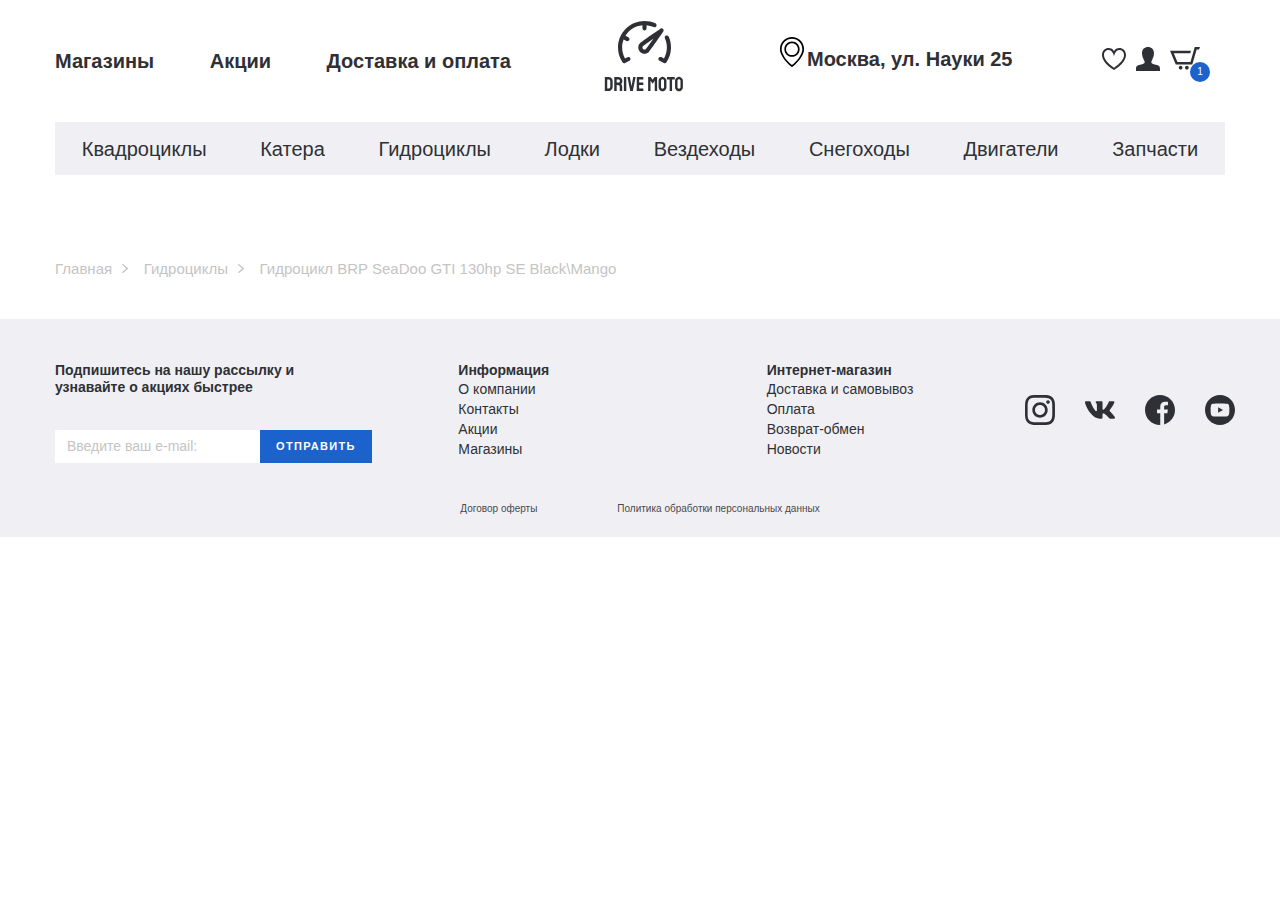
<file: product.html>
<!DOCTYPE html>
<html lang="ru">

<head>
  <meta charset="UTF-8">
  <meta name="viewport" content="width=device-width, initial-scale=1.0">
  <meta http-equiv="X-UA-Compatible" content="ie=edge">
  <title>HydraCycle store</title>
  <link href="https://fonts.googleapis.com/css2?family=Barlow:wght@400;700&display=swap" rel="stylesheet">
  <link rel="stylesheet" href="css/normalize.css">
  <link rel="stylesheet" href="css/slick.css">
  <link rel="stylesheet" href="css/fonts.css">
  <link rel="stylesheet" href="css/ion.rangeSlider.min.css">
  <link rel="stylesheet" href="css/jquery.formstyler.css">
  <link rel="stylesheet" href="css/jquery.formstyler.theme.css">
  <link rel="stylesheet" href="css/jquery.rateyo.min.css">
  <link rel="stylesheet" href="css/style.css">
</head>
</head>

<body>

  <!-- Header -->
  <header class="header">
    <div class="header__top">
      <div class="container">
        <div class="header__top-inner">
          <nav class="menu">
            <ul class="menu__list">
              <li class="menu__item">
                <a class="menu__link" href="">
                  Магазины
                </a>
              </li>
              <li class="menu__item">
                <a class="menu__link" href="">
                  Акции
                </a>
              </li>
              <li class="menu__item">
                <a class="menu__link" href="">
                  Доставка и оплата
                </a>
              </li>
            </ul>
          </nav>
          <a href="" class="logo">
            <img class="logo__img" src="images/logo.svg" alt="">
          </a>
          <div class="header__box">
            <p class="header__address">
              Москва, ул. Науки 25
            </p>
            <ul class="user-list">
              <li class="user-list__item">
                <a href="" class="user-list__link">
                  <img src="images/heart.svg" alt="">
                </a>
              </li>
              <li class="user-list__item">
                <a href="" class="user-list__link">
                  <img src="images/user.svg" alt="">
                </a>
              </li>
              <li class="user-list__item">
                <a href="" class="user-list__link basket">
                  <img src="images/basket.svg" alt="">
                  <p class="basket__num">
                    1
                  </p>
                </a>
              </li>
            </ul>
          </div>
        </div>
      </div>
    </div>
    <div class="header__bottom">
      <div class="container">
        <ul class="menu-categories">
          <li class="menu-categories__item">
            <a class="menu-categories__link" href="#">
              Квадроциклы
            </a>
          </li>
          <li class="menu-categories__item">
            <a class="menu-categories__link" href="#">
              Катера
            </a>
          </li>
          <li class="menu-categories__item">
            <a class="menu-categories__link" href="#">
              Гидроциклы
            </a>
          </li>
          <li class="menu-categories__item">
            <a class="menu-categories__link" href="#">
              Лодки
            </a>
          </li>
          <li class="menu-categories__item">
            <a class="menu-categories__link" href="#">
              Вездеходы
            </a>
          </li>
          <li class="menu-categories__item">
            <a class="menu-categories__link" href="#">
              Снегоходы
            </a>
          </li>
          <li class="menu-categories__item">
            <a class="menu-categories__link" href="#">
              Двигатели
            </a>
          </li>
          <li class="menu-categories__item">
            <a class="menu-categories__link" href="#">
              Запчасти
            </a>
          </li>
        </ul>
      </div>
    </div>
  </header>
  <!-- Хлебные Крошки -->
  <div class="breadcrums">
    <div class="container">
      <ul class="breadcrums__list">
        <li class="breadcrums__list-item">
          <a href="#">
            Главная
          </a>
        </li>
        <li class="breadcrums__list-item">
          <a href="#">
            Гидроциклы
          </a>
        </li>
        <li class="breadcrums__list-item">
            <span>Гидроцикл BRP SeaDoo GTI 130hp SE Black\Mango</span> 
        </li>
      </ul>
    </div>
  </div>



  <!-- Footer -->
  <footer class="footer">
    <div class="container">
      <div class="footer__top">
        <div class="footer__top-inner">
          <div class="footer__top-item footer__top-newslatter">
            <h6 class="footer__top-title">
              Подпишитесь на нашу рассылку
              и узнавайте о акциях быстрее
            </h6>
            <form class="footer-form">
              <input class="footer-form__input" type="text" placeholder="Введите ваш e-mail:">
              <button class="footer-form__btn" type="submit">Отправить</button>
            </form>
          </div>
          <div class="footer__top-item footer__top-social">
            <h6 class="footer__top-title">
              Информация
            </h6>
            <ul class="footer-list">
              <li class="footer-list_item"><a href="#">О компании</a></li>
              <li class="footer-list_item"><a href="#">Контакты</a></li>
              <li class="footer-list_item"><a href="#">Акции</a></li>
              <li class="footer-list_item"><a href="#">Магазины</a></li>
            </ul>
          </div>
          <div class="footer__top-item">
            <h6 class="footer__top-title">
              Интернет-магазин
            </h6>
            <ul class="footer-list">
              <li class="footer-list_item"><a href="#">Доставка и самовывоз</a></li>
              <li class="footer-list_item"><a href="#">Оплата</a></li>
              <li class="footer-list_item"><a href="#">Возврат-обмен</a></li>
              <li class="footer-list_item"><a href="#">Новости</a></li>
            </ul>
          </div>
          <div class="footer__top-item">
            <ul class="social-list">
              <li class="social-list__item"><a href="#"><img src="images/inst.svg" alt=""></a></li>
              <li class="social-list__item"><a href="#"><img src="images/vk.svg" alt=""></a></li>
              <li class="social-list__item"><a href="#"><img src="images/facebook.svg" alt=""></a></li>
              <li class="social-list__item"><a href="#"><img src="images/Youtube.svg" alt=""></a></li>
            </ul>
          </div>
        </div>
      </div>
      <div class="footer__bottom">
        <a class="footer__bottom-link" href="#">Договор оферты</a>
        <a class="footer__bottom-link" href="#">Политика обработки персональных данных</a>
      </div>
    </div>
  </footer>





  <script src="https://ajax.googleapis.com/ajax/libs/jquery/3.4.1/jquery.min.js"></script>
  <script src="js/slick.min.js"></script>
  <script src="js/ion.rangeSlider.min.js"></script>
  <script src="js/jquery.formstyler.min.js"></script>
  <script src="js/jquery.rateyo.min.js"></script>
  <script src="js/main.js"></script>
</body>

</html>
<!-- 
<div class="tabs-wrapper">
  <div class="tabs">
    <a class="tab tab--active" href="#"></a>
  </div>
  <div class="tabs-container">
    <div class="tabs-content"></div>
  </div>
</div> -->
</file>
<file: css/fonts.css>
@font-face{
    font-family: 'SFProDisplay-Regular', sans-serif;
    src:url('../fonts/SFProDisplay-Regular.woff2') format('woff2'),
        url('../fonts/SFProDisplay-Regular.woff') format('woff');
    font-weight: 400;
    font-style: normal;
    font-display: swap;
}
@font-face{
    font-family: 'SFProDisplay-Medium', sans-serif;
    src:url('../fonts/SFProDisplay-Medium.woff2') format('woff2'),
        url('../fonts/SFProDisplay-Medium.woff') format('woff');
    font-weight: 500;
    font-style: normal;
    font-display: swap;
}
@font-face{
    font-family: 'SFProDisplay-Semibold', sans-serif;
    src:url('../fonts/SFProDisplay-Semibold.woff2') format('woff2'),
        url('../fonts/SFProDisplay-Semibold.woff') format('woff');
    font-weight: 600;
    font-style: normal;
    font-display: swap;
}
@font-face{
    font-family: 'SFProDisplay-Bold', sans-serif;
    src:url('../fonts/SFProDisplay-Bold.woff2') format('woff2'),
        url('../fonts/SFProDisplay-Bold.woff') format('woff');
    font-weight: 700;
    font-style: normal;
    font-display: swap;
}
</file>
<file: css/style.css>
html{
    box-sizing: border-box;
}

*,*::before, *::after{
    box-sizing: inherit;
}

a{
    text-decoration: none;
    color: inherit;
    display: inline-block;
}

ul,
li{
    margin: 0;
    padding: 0;
    list-style: none;
}

h1, h2, h3, h4, h5, h6{
    margin: 0;
}
p{
    margin: 0;
}

body{
    color: #2f3035;
    font-family: 'SFProDisplay-Regular', sans-serif;
    font-size: 20px;
    line-height: 24px;
    font-weight: 400;
    overflow-x: hidden;
    min-width: 320px;
}

.container{
    max-width: 1200px;
    padding: 0 15px;
    margin: 0 auto;
}
.page-section{
    margin-bottom: 40px;
}
.header__bottom{
    margin-bottom: 80px;
}
.header__top-inner{
    display: flex;
    justify-content: space-between;
    align-items: center;
    min-height: 122px;
    font-family: 'SFProDisplay-Regular', sans-serif;
    font-weight: 700;
}
.menu__item{
    display: inline-block;
}
.menu__item + .menu__item{
    padding-left: 50px;
}
.header__box{
    display: flex;
}
.menu__btn{
    display: none;
}
.header__address{
    margin-right: 60px;
    width: 265px;
    padding-left: 30px;
    position: relative;
}
.header__address::before{
    content: "";
    position: absolute;
    background-image: url(../images/address-icon.svg);
    width: 30px;
    height: 30px;
    left: 0;
    top: -10px;
}

.menu-mobile__list{
    width: 243px;
    box-shadow: 0px 0px 20px rgba(0, 0, 0, 0.15);
    transform: translateX(-100%);
    transition: all .3s;
    position: absolute;
    z-index: 10;
    background-color: #fff;
}
.menu-mobile__linewrapper{
    display: none;
}
.menu-mobile__list--active{
    transform: translateX(0%);
}
.menu-mobile__item{
    position: relative;
    border-bottom: 1px solid rgba(0, 0, 0, 0.1);
}
.menu-mobile__link{
    display: block;
    padding-left: 53px;
    padding-top: 36px;
}
.menu-mobile__img{
    position: absolute;
    left: 11px;
    bottom: 0;
}
.user-list{
    margin-right: 15px;
    display: flex;
    align-items: center;
}
.user-list__item{
    padding-right: 10px;

}
.basket{
    position: relative;

}
.basket__num{
    position: absolute;
    font-family: 'SFProDisplay-Medium', sans-serif;
    font-weight: 500;
    color: #fff;
    font-size: 10px;
    line-height: 20px;
    width: 20px;
    height: 20px;
    background-color: #1c62cd;
    border-radius: 50%;
    text-align: center;
    bottom: -7px;
    right: -10px;
}

.menu-categories{
    background-color: #f0f0f4;
    display: flex;
    justify-content: space-around;
    align-items: center;
    min-height: 53px;
}

.menu-categories__link{
    transition: all .3s;
    font-weight: 400;
    padding: 15px 0 14px;
    position: relative;
}
.menu-categories__link::before{
    content: "";
    position: absolute;
    width: 0;
    left: auto;
    background-color: #1c62cd;
    height: 3px;
    bottom: -2px;
    transition: all .3s;
    right: 0;
}

.menu-categories__link:hover::before{
    width: 100%;
    right: auto;
    left: 0;
}
.menu-categories__link:hover{
    color: black;
}
.banner-section__inner{
    display: flex;
    justify-content: space-between;
}
.banner-section__slider{
    max-width: 870px;
}
.banner-section__slider-btn,
.product-slider__slider-btn{
    position: absolute;
    top: 50%;
    transform: translateY(-50%);
    background-color: transparent;
    border: none;
    margin: 0;
    padding: 0;
    z-index: 5;
    cursor: pointer;
}
.banner-section__slider-btnprev{
    left: 20px;
}
.banner-section__slider-btnnext{
    right: 20px;
}
.slick-dots{
    position: absolute;
    bottom: 40px;
    left: 0;
    right: 0;
    text-align: center;
}
.slick-dots li{
    display: inline-block;
    padding: 0 5px;
}

.slick-dots button{
    padding: 0;
    font-size: 0;
    margin: 0;
    width: 11px;
    height: 11px;
    border: 1px solid #fff;
    border-radius: 50%;
    background-color: transparent;
}
.slick-active li button{
    background-color: #fff;
    outline: none;
}
.sale-item{
    max-width: 265px;
    text-align: center;
    border: 1px solid #cdcdcd;
    border-radius: 3px;
    display: flex;
    flex-direction: column;
    justify-content: space-between;
}
.sale-item__top{
    display: flex;
    justify-content: space-between;
    align-items: flex-start;
}

.sale-item__info{
    color: #fff;
    background-color: #1c62cd;
    padding: 8px 20px;
    text-transform: uppercase;
    font-size: 12px;
    line-height: 15px;
    letter-spacing: 0.1em;
    
}
.sale-item__price{
    text-align: right;
}
.price{
    font-family: 'Barlow', sans-serif;
    position: relative;
}
.sale-item__price-new{
    font-weight: 700;
    font-size: 27px;
    line-height: 32px;
    color: #1C62CD;
    margin-right: 6px;
    padding-right: 20px;
}
.sale-item__price-new::after{
    content: "";
    background-image: url('../images/icons-price.svg');
    position: absolute;
    right: 0;
    width: 15px;
    height: 15px;
    top: 8px;
}
.sale-item__price-old{
    font-weight: 400;
    font-size: 14px;
    line-height: 17px;
    color: #C4C4C4;
    margin-right: 15px;
    background-image: url('../images/old-line.svg');
    padding: 2px 5px;
    background-repeat: no-repeat;
    display: inline-block;
}
.sale-item__price-old::after{
    content: "";
    background-image: url('../images/icons-price-old.svg');
    position: absolute;
    right: -10px;
    top: 5px;
    width: 8px;
    height: 11px;
}
.sale-item__footer{
    background-color: #f0f0f4;
    padding: 25px 20px;
    font-size: 18px;
    line-height: 21px;
}
.sale-item__footer span{
    color: #1c62cd;
    display: block;
    font-weight: 700;
    font-family: 'Barlow', sans-serif;   
}
.sale-item__title{
    font-family: 'SFProDisplay-Bold', sans-serif;
    font-size: 18px;
    line-height: 21px;
    font-weight: 700;
    margin-bottom: 7px;
}
.banner-section__slider-img{
    object-fit: cover;
    min-height: 400px;

}
.sale-item__img{
    object-fit: contain;
}
.search{
    margin-bottom: 0;
}
.search__tabs{
    margin-bottom: 25px;
}
.search__tabs-item{
    padding: 11px 26px 12px;
}
.search__tabs-item.tab--active{
    border-radius: 5px;
    background-color: #f0f0f4;
    font-weight: 700;
    font-family: 'SFProDisplay-Bold', sans-serif;

}
.tabs-content{
    display: none;
}
.tabs-content.tabs-content--active{
    display: block;
}
.search__content-form{
    display: flex;
}

/* Баг с width */
.search__content-input{
    background: #f0f0f4;
    border-radius: 3px;
    border: none;
    padding: 5px 20px;
    line-height: 19px;
    font-size: 16px;
    width: 1000px;
}
.search__content-input::placeholder{
    color: #656464;
}
.search__content-btn{
    font-weight: bold;
    font-size: 14px;
    line-height: 17px;
    letter-spacing: 0.12em;
    text-transform: uppercase;
    color: #ffffff;
    font-family: 'SFProDisplay-Bold', sans-serif;
    background: #1c62cd;
    border-radius: 3px;
    padding: 17px 41px;
    border: none;
    margin-left: -3px;
}
.categories__inner{
    display: flex;
    justify-content: space-around;
    flex-wrap: wrap;
    
}

/* Баг с margin-left */
.categories__item{
    margin:15px auto;
    border: 1px solid #cdcdcd;
    border-radius: 3px;
    width: 370px;
    display: flex;
    padding: 20px 20px 16px;
    justify-content: space-between;
    transition: all .3s;
}

.categories__item-info{
    width: 50%;
    display: flex;
    flex-direction: column;
    justify-content: space-between;
}
.categories__item-img{
    text-align: center;
    width: 50%;
}
.categories__item-img img{
    max-width: 100%;
}
.categories__item-title{
    font-weight: bold;
    font-size: 23px;
    line-height: 28px;
    font-family: 'Barlow', sans-serif;
    transition: all .3s;
}
.categories__item:hover{
    box-shadow: 3px 3px 20px rgba(50, 50, 50, 0.25);
}

.categories__item:hover .categories__item-title{
    color: #1c62cd;
}
.categories__item-text{
    font-size: 14px;
    line-height: 17px;
    color: #C4C4C4;
}

.categories__item-text::after{
    content: url(../images/link-arrow.svg);
    padding-left: 2px;
}

.product-item__wrapper{
    position: relative;
    width: 271px;
    transition: all .2s;
}
.product-item__wrapper.product-item__wrapper--list{
    width: 100%;
}
.product-item{
    width: 100%;
    min-height: 400px;
    border: 1px solid #cdcdcd;
    border-radius: 3px;
    text-align: center;
    padding: 52px 20px 31px;
    transition: all .2s;
}
.product-item__title{
    padding: 14px 0 25px;
    font-weight: normal;
    font-size: 18px;
    line-height: 21px;
}
.product-item__favorite{
    position: absolute;
    top: 16px;
    right: 19px;
    width: 24px;
    height: 22px;
    background-color: transparent;
    border: none;
    outline: none;
}
.product-item__favorite::before{
    content: "";
    position: absolute;
    width: 24px;
    height: 22px;
    top: 0;
    left: 0;
    background-image: url('../images/favorive.svg');
    outline: none;
    border: none;
}
.product-item__favorite--active{
    background-image: url('../images/favorive-active.svg');
}
.product-item__price{
    font-weight: bold;
    font-size: 30px;
    line-height: 36px;
}
.product-item__basket{
    position: absolute;
    width: 60px;
    height: 40px;
    background: #1C62CD;
    border-radius: 10px 0px 0px 0px;
    border: none;
    bottom: 0;
    right: 0;
    padding-top: 7px;
    cursor: pointer;
}
.product-item__hover-text{
    padding: 18px 21px;
    background-color: rgba(255, 255, 255, 0.9);
    box-shadow: 0px 0px 15px rgba(0, 0, 0, 0.2);
    border-radius: 3px;
    display: inline-block;
    position: absolute;
    top: 30%;
    opacity: 0;
    transition: all .3s;
}
.product-item:hover .product-item__hover-text{
    opacity: 1;
    color: #000;
}
.product-item:hover{
    box-shadow: 3px 3px 20px rgba(50, 50, 50, 0.25);
    color: #1C62CD;
}
.product-item:hover .product-item__notify-text{
    color: #2f3035;
}
.product-item--sale::before{
    content: "sale";
    padding: 8px 15px;
    background-color: #1c62cd;
    position: absolute;
    left: 0;
    top: 0;
    text-transform: uppercase;
    color: #fff;
    letter-spacing: 0.07em;
    font-size: 12px;
    line-height: 14px;
}
.product-item__wrapper.product-item__not-avalible .product-item__price{
    display: none;
}
.product-item__notify-text{
    display: none;
    font-weight: 700;
    font-size: 18px;
    line-height: 21px;
    color: #2F3035;
}
.product-item__wrapper.product-item__not-avalible .product-item__notify-text{
    display: block;
}
.product-item__wrapper.product-item__not-avalible .product-item__basket{
    display: none;
}
.product-item__notify-link{
    display: none;
}
.product-item__wrapper.product-item__not-avalible .product-item__title{
    padding-bottom: 13px;
}
.product-item__wrapper.product-item__not-avalible .product-item__notify-link{
    display: block;
    position: absolute;
    left: 0;
    right: 0;
    bottom: 20px;
    font-size: 16px;
    line-height: 19px;
    color: #1c62cd;
    text-align: center;
}
.product-item__wrapper.product-item__not-avalible .product-item__notify-link span{
    border-bottom: 1px solid #1c62cd;
}
.product__title{
    font-family: 'Barlow', sans-serif;
    font-weight: bold;
    font-size: 25px;
    line-height: 30px;
    color: #2F3035;
    margin-bottom: 25px;
}
.products{
    margin-bottom: 80px;
}
.products__tab + .products__tab{
    margin-left: 50px;
} 
.products__tabs{
    margin-bottom: 25px;
}
.products__tab{
    padding-bottom: 10px;
}
.products__tab.tab--active{
    border-bottom: 2px solid #1C62CD;
}
.product-slider__slider-btnprev{
    left: -40px;
}
.product-slider__slider-btnnext{
    right: -30px;
}
.slick-slide img {
    display: inline;
}
.product__more{
    text-align: center;
    margin: 35px 0 ;
}
.product__more-link{
    line-height: 18px;
    letter-spacing: 0.12em;
    font-size: 15px;
    text-transform: uppercase;
    padding: 16px 43px;
    background-color: #f0f0f4;
}
.banner{
    margin-bottom: 40px;
}
.footer{
    background-color: #f0f0f4;   
}
.footer__bottom{
    padding: 40px 0 22px;
    display: flex;
    justify-content: center;
}
.footer__bottom-link{
    line-height: 12px;
    font-size: 10px;
    color: #48494D;
    margin: 0 40px;
}
.footer__top{
    padding-top: 43px;
}
.footer__top-inner{
    display: flex;
    justify-content: space-between;
}
.footer__top-newslatter.footer__top-item{
    width: 295px;
    margin-right: 50px;
}
.footer__top-title{
    font-weight: 700;
    font-size: 14px;
    line-height: 17px;
}
.footer-form{
    margin-top: 34px;
    display: flex;
    justify-content: space-between;
}
.footer-form__input{
    background-color: #fff;
    border: none;
    line-height: 17px;
    font-size: 14px;
    padding: 0 12px;
}
.footer-form__input::placeholder{
    color: #c4c4c4;
}
.footer-form__btn{
    text-transform: uppercase;
    padding: 10px 16px;
    border: none;
    background-color: #1c62cd;
    color: #fff;
    font-weight: 600;
    font-size: 11px;
    line-height: 13px;
    letter-spacing: 0.12em;
    font-family: 'SFProDisplay-Semibold', sans-serif;
}
.footer__top-item{
    width: 200px;
}
.footer-list{
    font-size: 14px;
    line-height: 20px;
}
.footer__top-social.footer__top-item{
    width: 250px;
}
.social-list{
    display: flex;
    align-items: center;
    height: 100%;
}
.social-list__item + .social-list__item{
    margin-left: 30px;
}
.breadcrums{
    margin-bottom: 40px;
}
.breadcrums__list-item{
    position: relative;
    display: inline-block;
    padding-right: 16px;
    margin-right: 10px;
    line-height: 18px;
    font-size: 15px;
    color: #c4c4c4;
}
.breadcrums__list-item::after{
    content: "";
    position: absolute;
    right: 0;
    background-image: url('../images/link-arrow.svg');
    width: 6px;
    height: 9px;
    bottom: 5px;
}
.breadcrums__list-item:last-child::after{
    display: none;
}
.catalog{
    margin-bottom: 100px;
    
}
.catalog__title{
    font-weight: bold;
    font-family: 'SFProDisplay-Bold', sans-serif;
    font-size: 30px;
    line-height: 30px;
    margin-bottom: 26px;
}
.catalog__filter{
    display: flex;
    justify-content: space-between;
    margin-bottom: 50px;
}
.catalog__filter-items button{
    font-size: 14px;
    line-height: 17px;
    opacity: 0.7;
    background: #f0f0f4;
    border-radius: 3px;
    border: none;
    padding: 5px 22px;
    cursor: pointer;
    outline-color: #1C62CD;
}
.catalog__filter-items button + button{
    margin-left: 8px;
}
.catalog__filter-btn{
    display: flex;
    align-items: center;
}
.catalog__filter-btn button{
    background-color: transparent;
    border: none;
    cursor: pointer;
    margin: 0;
    padding: 0;

}
.catalog__filter-btn button + button{
    margin-left: 10px;
    width: 25px;
    height: 19px;
}
button.catalog__filter-btngrid{
    width: 26px;
    height: 21px;
}
button.catalog__filter-btnline{
    width: 26px;
    height: 21px;
}
.catalog__filter-button{
    opacity: 0.3;
    outline: none;
}
.catalog__filter-button--active{
    opacity: 1;
}
.select-item{
    border: 1.5px solid #d7d9df;
    font-size: 14px;
    line-height: 17px;
    color: #2F3035;  
    padding: 8px 10px 8px 20px; 
    margin-right: 25px;
}
.catalog__inner{
    display: flex;
}
.catalog__inner-aside{
    min-width: 290px;
    margin-right: 10px;
}
.catalog__inner-list{
    display: flex;
    justify-content: space-between;
    flex-wrap: wrap;
}
.catalog__inner-list .product-item__wrapper{
    margin-bottom: 30px;
}
.product-item__img{
    max-width: 100%;
}
.pagination{
    width: 100%;
    margin-top: 70px;
}
.pagination-list{
    display: flex;
    justify-content: center;   
}
.pagination-list__item{
    padding: 6px 12px;
    border: 2px solid transparent;
    margin: 0 4px;
    line-height: 22px;
    font-size: 18px;
    color: #c4c4c4;
}
.pagination-list__item.active{
    border: 2px solid #1c62cd;
    color: #1c62cd;
}
.pagination-list__item a{
    display: block;
}
.aside-filter__tabs{
    display: flex;
    justify-content: space-between;
}
.aside-filter__tab{
    font-family: 'SFProDisplay-Bold', sans-serif;
    font-weight: 400;
    font-size: 16px;
    text-transform: uppercase;
    line-height: 19px;
    letter-spacing: 0.09em;
    color: #c4c4c4;
    width: 50%;
}
.aside-filter__tab.tab--active{
    color: #2f3035;
    font-family: 'SFProDisplay-Bold', sans-serif;
    font-weight: bold;
}
.aside-filter__tab.tab--active span{
    display: inline-block;
    border-bottom: 2px solid #1C62CD;
    padding-bottom: 7px;
}
.aside-filter__item-drop{
    margin: 40px 0;
}
.aside-filter__item-title{
    font-family: 'SFProDisplay-Semibold', sans-serif;
    font-weight: 600;
    font-size: 16px;
    line-height: 19px;
    padding-left: 26px;
}
.filter__item-drop{
    position: relative;
    cursor: pointer;
}
.filter__item-drop::before{
    content: "";
    background-image: url('../images/arrow-down.svg');
    position: absolute;
    left: 0;
    bottom: 5px;
    width: 12px;
    height: 8px;
    transform: rotate(0deg);
}
.filter__item-drop--active::before{
    transform: rotate(180deg);
}
.aside-filter__content{
    margin-top: 10px;
    display: flex;
    flex-wrap: wrap;
}
.aside-filter__content-box{
    width: 50%;
    margin-bottom: 10px;
}
.aside-filter__content-label{
    font-size: 14px;
    cursor: pointer;
    line-height: 17px;
}
.jq-checkbox, .jq-radio{
    background: #fff;
    vertical-align: -2px;
    width: 14px;
    height: 14px;
    border: 1px solid #C3C3C3;
    border-radius: 1px;
    box-shadow: none;
    margin: 0 8px 0 0;
    cursor: pointer;
}
.jq-checkbox.checked, .jq-radio.checked{
    background: #1C62CD;
    border: none;
}
.jq-checkbox.checked .jq-checkbox__div{
    width: 8px;
    height: 6px;
    margin: 4px 0 0 3px;
    border-bottom: none;
    border-left: none;
    transform: rotate(0deg);
    background-image: url('../images/checked.svg');
}
.jq-radio.checked .jq-radio__div {
    width: 0;
    height: 0;
    margin: 0;
    border-radius: 0;
    background: transparent ;
    box-shadow: none;
}
.aside-filter__content.aside-filter__content-radio{
    flex-wrap: nowrap;
}
.irs--flat{
    width: 100%;
    margin-top: -15px;
}
.irs--flat .irs-min, .irs--flat .irs-max {
    top: 55px;
    padding: 0;
    line-height: 17px;
    text-decoration-line: underline;
    font-size: 14px;
    color: #2f3035;
    font-family: 'Barlow', sans-serif;
    text-shadow: none;
    background-color: transparent;
    border-radius: 0;
    visibility: visible !important;
    padding-left: 27px;
}
.irs-min::before,
.irs-max::before{
    position: absolute;
    font-size: 14px;
    line-height: 17px;
    text-decoration: none;
    color: #c4c4c4;
    left: 0;    
}
.irs-min::before{
    content: 'от';
}
.irs-max::before{
    content: 'до';
}
.irs--flat .irs-line {
    top: 25px;
    height: 1px;
    background-color: #e0e0e0;
    border-radius: 4px;

}
.irs--flat .irs-bar {
    top: 25px;
    height: 3px;
    background-color: #1c62cd;
}
.irs--flat .irs-handle {
    top: 22px;
    width: 8px;
    height: 8px;
    background-color: #1C62CD;
    border-radius: 50%;
}
.irs--flat .irs-handle>i:first-child {
    position: absolute;
    display: block;
    top: 0;
    left: 50%;
    width: 2px;
    height: 100%;
    margin-left: -1px;
    background-color: #1C62CD;
}
.irs--flat .irs-from, .irs--flat .irs-to, .irs--flat .irs-single {
     display: none;
}
.irs--flat .irs-handle.state_hover>i:first-child, .irs--flat .irs-handle:hover>i:first-child {
    background-color: #1C62CD;
}
.aside-filter__item-list{
    margin: 46px 0 40px;
}
.filter__item-list{
    padding-top: 34px;
    border-bottom: 2px solid #c4c4c4;
    display: flex;
    justify-content: space-between;
}
.filter__item-listtitle{
    padding-bottom: 14px;
    font-weight: 600;
    line-height: 19px;
    font-size: 16px;
    font-family: 'SFProDisplay-Semibold', sans-serif;
    padding-left: 26px;
}


.jq-selectbox__select {
    line-height: 17px;
    font-size: 14px;
    color: #48494d;
    font-family: 'Barlow', sans-serif;   
    height: 20px;
    padding: 0 25px 0 10px;
    border-radius: 0;
    background: transparent;
    box-shadow: none;
    text-shadow: none;
    border: none;
}
.jq-selectbox__trigger-arrow {
    position: absolute;
    top: 14px;
    right: 12px;
    width: 0;
    height: 0;
    border: none;
}
.jq-selectbox__trigger {
    position: absolute;
    border-left: none;
    background-image: url(../images/arrow-down.svg);
    bottom: 5px;
    width: 12px;
    height: 8px;
    top: 6px;
    right: 9px;
}
.jq-selectbox__select:hover,
.jq-selectbox__select:active{
    background: transparent;
    box-shadow: none;
}
.jq-selectbox.focused .jq-selectbox__select{
    border: none;
}
.jq-selectbox li:hover{
    background: rgba(107, 126, 172, 0.05);
    color: rgba(0, 0, 0, 0.6);
}
.jq-selectbox li.selected{
    background: rgba(107, 126, 172, 0.05);
    color: rgba(0, 0, 0, 0.6);
}
.jq-selectbox li{
    color: rgba(0, 0, 0, 0.6);
}
.jq-selectbox__dropdown{
    border-radius: 0;
    padding-top: 15px;
}
.filter-more{
    width: 100%;
}
.filter-more__btn{
    line-height: 17px;
    font-size: 14px;
    color: #1c62cd;
    border: none;
    border-bottom: 1px solid #1c62cd;
    background-color: transparent;
    padding: 0;
}
.filter-search{
    width: 100%;
    border: 1px solid #e0e0e0;
    height: 30px;
    padding: 0 20px;
    font-size: 12px;
    line-height: 14px;
    margin-top: 10px;
    margin-bottom: 20px;
}
.filter-search::placeholder{
    color: #bdbec2;
}
.btn-checked .aside-filter__content{
    flex-wrap: nowrap;
    justify-content: space-between;
}
.btn-checked .aside-filter__content-box{
    width: auto;
}
.btn-checked .aside-filter__content-label{
    position: relative;
    background-color: #f0f0f4;
    height: 25px;
    width: 63px;
    font-weight: bold;
    font-size: 12px;
    line-height: 14px;
    letter-spacing: 0.07em;
    color: #c4c4c4;
}
.btn-checked .jq-checkbox{
    height: 25px;
    width: 63px;
    background-color: #f0f0f4;
    border: none;
}
.btn-checked .jq-checkbox.checked ~ .btn-checked__text{
    color: #fff;
}
.btn-checked .jq-checkbox.checked{
    background-color: #1C62CD;
    color: #e0e0e0;
}
.btn-checked .jq-checkbox.checked .jq-checkbox__div{
    display: none;
}
.btn-checked__text{
    position: absolute;
    top: -7px;
    left: 50%;
    transform: translateX(-57%);
    z-index: 5;
}
.filter-btn__send{
    background: #f0f0f4;
    padding: 16px 85px;
    text-transform: uppercase;
    font-size: 15px;
    line-height: 18px;
    letter-spacing: 0.12em;
    color: #bdbec2;
    border: none;
    cursor: pointer;
    margin-bottom: 15px;
}
.filter-btn__send--active{
    background-color: #1c62cd;
    color: #fff;
}
.aside-filter__item-btn{
    text-align: center;
}
.filter__extra{
    font-size: 13px;
    line-height: 16px;
    position: relative;
    padding-right: 29px;
    display: inline-block;
}
.filter__extra::after{
    content: '';
    position: absolute;
    right: 0;
    background: url('../images/arrow-down.svg');
    width: 12px;
    height: 8px;
    top: 4px;
}
.filter__extra-content{
    display: none;
}
.filter__extra.filter__item-drop--active::after{
    transform: rotate(180deg);
}
.filter-btn__reset{
    background-color: transparent;
    padding: 0;
    border: none;
    line-height: 16px;
    display: inline-block;
    color: #c4c4c4;
    border-bottom: 1px solid #c4c4c4;
    font-size: 13px;
    cursor: pointer;
}
.product-card{
    margin-bottom: 80px;
}
.product-card__inner{
    display: flex;
    justify-content: space-between;
}
.product-card__img-box{
    width: 500px;
    padding-top: 64px;
    text-align: center;
    position: relative;
}
.product-card__img-box::before{
    line-height: 18px;
    font-size: 15px;
    letter-spacing: 0.12em;
    padding: 13px 25px;

}
.product-card__content{
    width: 570px;
}
.product-card__price-old{
    font-family: 'Barlow', sans-serif;   
    font-size: 30px;
    line-height: 36px;
    color: #2F3035;
    opacity: 0.6;
    position: relative;
    background-image: url('../images/product-price-old-line.svg');
    display: inline-block;
    margin-bottom: 6px;
    background-repeat: no-repeat;
    background-size: cover;
}

.product-card__price-new{
    font-family: 'Barlow', sans-serif;      
    font-weight: bold;
    font-size: 40px;
    line-height: 48px;
    color: #2F3035;
    margin-bottom: 17px;
} 
.product-card__link{
    border-bottom: 1px solid #1c62cd;
    line-height: 18px;
    font-size: 15px;
    color: #1c62cd;
}
.product-card__title{
    font-weight: bold;
    font-size: 30px;
    line-height: 36px;
    font-family: 'SFProDisplay-Bold', sans-serif;   
    margin-bottom: 10px;
}
.product-card__code{
    font-size: 15px;
    line-height: 18px;
    color: #2f3035;
    opacity: 0.6;
    margin-bottom: 22px;
}
.product-card__buttons{
    margin-bottom: 50px;
}
.product-card__tab{
    padding-bottom: 0;
    line-height: 24px;
    color: #2f3035;
    opacity: 0.6;
    padding-right: 17px;
    margin-bottom: 5px;
}
.product-card__tab + .product-card__tab{
    padding-left: 17px;
}
.product-card__tab.tab--active{
    opacity: 1;
    border-bottom: 2px solid #1c62cd;
    font-weight: bold;
    font-family: 'SFProDisplay-Bold', sans-serif;      
}
.product-card__item{
    padding: 15px 0 6px;
    border-bottom: 1px solid rgba(47, 48, 53, 0.1);
    display: flex;
    justify-content: space-between;
}
.product-card__item-left{
    padding-right: 15px;
}
.product-card__item-right{
    width: 125px;
}
.product-card__more{
    font-size: 14px;
    color: #1C62CD;
    line-height: 17px;
    border-bottom: 1px solid #1c62cd;
    margin-bottom: 40px;
}
.product-card__list{
    margin-bottom: 20px;
}
.product-card__btn button{
    font-size: 14px;
    line-height: 17px;
    letter-spacing: 0.12em;
    text-transform: uppercase;
    color: #FFFFFF;
    padding: 16px 56px;
    background: #1c62cd;
    border-radius: 3px;
    border: none;
    cursor: pointer;

}
.product-card__buttons a + a{
    margin-left: 30px;
}
.card__tabs{
    margin-bottom: 100px;
}
.card__tab-box{
    background: #f4f4f0;
    display: flex;
    justify-content: space-around;
    align-items: center;
    padding: 22px 0;
    margin-bottom: 50px;
}
.card__tab{
    line-height: 24px;
    color: #2f3035;
    opacity: 0.6;
    font-size: 20px;
}
.card__tab.tab--active{
    border-bottom: 1px solid #1c62cd;
    opacity: 1;
}
.card__top-line{
    margin-bottom: 10px;
}
.card__top-label{
    line-height: 20px;
    font-size: 17px;
    color: rgba(47, 48, 53, .7);
}
.card__input-search{
    background: #f0f0f4;
    border-radius: 3px;
    margin-left: 17px;
    padding: 9px 37px 9px 17px;
    border: none;
    margin-right: 100px;
}
.card__label-pickup{
    margin-left: 54px;
    font-size: 17px;
    line-height: 20px;
    color: rgba(47, 48, 53, .7);
}
.card__list-item{
    padding: 20px 0;
    border-bottom: 1px solid rgba(47, 48, 53, 0.1);
    display: flex;
    font-size: 16px;
    line-height: 22px;
    color: rgba(47, 48, 53, .7);
}
.card__list-itemtitle{
    color: rgb(47, 48, 53);
    font-size: 20px;
    line-height: 24px;
}
.card__list-address{
    width: 220px;
    margin-right: 80px;
}
.card__list-workhours{
    width: 157px;
    margin-right: 96px;
}
.workhours{
    display: flex;
    justify-content: space-between;
}
.card__list-avalible{
    width: 140px;
    margin-right: 60px;
}
.card__list-num{
    width: 104px;
}
.card__list-btn{
    margin-left: auto;
}
.card__list-btn button{
    font-size: 13px;
    line-height: 16px;
    color: #fff;
    padding: 9px 40px;
    text-transform: uppercase;
    background-color: #1C62CD;
    border-radius: 3px;
    border: none;
}
</file>
<file: css/media.css>
@media (max-width: 1100px){
    .menu__item + .menu__item {
        padding-left: 20px;
    }
    .header__address{
        margin-right: 20px;
    }
}
@media (max-width: 968px){
    
}
</file>
<file: css/ion.rangeSlider.min.css>
/*!Ion.RangeSlider, 2.3.1, © Denis Ineshin, 2010 - 2019, IonDen.com, Build date: 2019-12-19 16:51:02*/.irs{position:relative;display:block;-webkit-touch-callout:none;-webkit-user-select:none;-khtml-user-select:none;-moz-user-select:none;-ms-user-select:none;user-select:none;font-size:12px;font-family:Arial,sans-serif}.irs-line{position:relative;display:block;overflow:hidden;outline:none !important}.irs-bar{position:absolute;display:block;left:0;width:0}.irs-shadow{position:absolute;display:none;left:0;width:0}.irs-handle{position:absolute;display:block;box-sizing:border-box;cursor:default;z-index:1}.irs-handle.type_last{z-index:2}.irs-min,.irs-max{position:absolute;display:block;cursor:default}.irs-min{left:0}.irs-max{right:0}.irs-from,.irs-to,.irs-single{position:absolute;display:block;top:0;left:0;cursor:default;white-space:nowrap}.irs-grid{position:absolute;display:none;bottom:0;left:0;width:100%;height:20px}.irs-with-grid .irs-grid{display:block}.irs-grid-pol{position:absolute;top:0;left:0;width:1px;height:8px;background:#000}.irs-grid-pol.small{height:4px}.irs-grid-text{position:absolute;bottom:0;left:0;white-space:nowrap;text-align:center;font-size:9px;line-height:9px;padding:0 3px;color:#000}.irs-disable-mask{position:absolute;display:block;top:0;left:-1%;width:102%;height:100%;cursor:default;background:rgba(0,0,0,0);z-index:2}.lt-ie9 .irs-disable-mask{background:#000;filter:alpha(opacity=0);cursor:not-allowed}.irs-disabled{opacity:.4}.irs-hidden-input{position:absolute !important;display:block !important;top:0 !important;left:0 !important;width:0 !important;height:0 !important;font-size:0 !important;line-height:0 !important;padding:0 !important;margin:0 !important;overflow:hidden;outline:none !important;z-index:-9999 !important;background:none !important;border-style:solid !important;border-color:transparent !important}.irs--flat{height:40px}.irs--flat.irs-with-grid{height:60px}.irs--flat .irs-line{top:25px;height:12px;background-color:#e1e4e9;border-radius:4px}.irs--flat .irs-bar{top:25px;height:12px;background-color:#ed5565}.irs--flat .irs-bar--single{border-radius:4px 0 0 4px}.irs--flat .irs-shadow{height:1px;bottom:16px;background-color:#e1e4e9}.irs--flat .irs-handle{top:22px;width:16px;height:18px;background-color:transparent}.irs--flat .irs-handle>i:first-child{position:absolute;display:block;top:0;left:50%;width:2px;height:100%;margin-left:-1px;background-color:#da4453}.irs--flat .irs-handle.state_hover>i:first-child,.irs--flat .irs-handle:hover>i:first-child{background-color:#a43540}.irs--flat .irs-min,.irs--flat .irs-max{top:0;padding:1px 3px;color:#999;font-size:10px;line-height:1.333;text-shadow:none;background-color:#e1e4e9;border-radius:4px}.irs--flat .irs-from,.irs--flat .irs-to,.irs--flat .irs-single{color:white;font-size:10px;line-height:1.333;text-shadow:none;padding:1px 5px;background-color:#ed5565;border-radius:4px}.irs--flat .irs-from:before,.irs--flat .irs-to:before,.irs--flat .irs-single:before{position:absolute;display:block;content:"";bottom:-6px;left:50%;width:0;height:0;margin-left:-3px;overflow:hidden;border:3px solid transparent;border-top-color:#ed5565}.irs--flat .irs-grid-pol{background-color:#e1e4e9}.irs--flat .irs-grid-text{color:#999}.irs--big{height:55px}.irs--big.irs-with-grid{height:70px}.irs--big .irs-line{top:33px;height:12px;background-color:white;background:linear-gradient(to bottom, #ddd -50%, white 150%);border:1px solid #ccc;border-radius:12px}.irs--big .irs-bar{top:33px;height:12px;background-color:#92bce0;border:1px solid #428bca;background:linear-gradient(to bottom, #ffffff 0%, #428bca 30%, #b9d4ec 100%);box-shadow:inset 0 0 1px 1px rgba(255,255,255,0.5)}.irs--big .irs-bar--single{border-radius:12px 0 0 12px}.irs--big .irs-shadow{height:1px;bottom:16px;background-color:rgba(66,139,202,0.5)}.irs--big .irs-handle{top:25px;width:30px;height:30px;border:1px solid rgba(0,0,0,0.3);background-color:#cbcfd5;background:linear-gradient(to bottom, white 0%, #B4B9BE 30%, white 100%);box-shadow:1px 1px 2px rgba(0,0,0,0.2),inset 0 0 3px 1px white;border-radius:30px}.irs--big .irs-handle.state_hover,.irs--big .irs-handle:hover{border-color:rgba(0,0,0,0.45);background-color:#939ba7;background:linear-gradient(to bottom, white 0%, #919BA5 30%, white 100%)}.irs--big .irs-min,.irs--big .irs-max{top:0;padding:1px 5px;color:white;text-shadow:none;background-color:#9f9f9f;border-radius:3px}.irs--big .irs-from,.irs--big .irs-to,.irs--big .irs-single{color:white;text-shadow:none;padding:1px 5px;background-color:#428bca;background:linear-gradient(to bottom, #428bca 0%, #3071a9 100%);border-radius:3px}.irs--big .irs-grid-pol{background-color:#428bca}.irs--big .irs-grid-text{color:#428bca}.irs--modern{height:55px}.irs--modern.irs-with-grid{height:55px}.irs--modern .irs-line{top:25px;height:5px;background-color:#d1d6e0;background:linear-gradient(to bottom, #e0e4ea 0%, #d1d6e0 100%);border:1px solid #a3adc1;border-bottom-width:0;border-radius:5px}.irs--modern .irs-bar{top:25px;height:5px;background:#20b426;background:linear-gradient(to bottom, #20b426 0%, #18891d 100%)}.irs--modern .irs-bar--single{border-radius:5px 0 0 5px}.irs--modern .irs-shadow{height:1px;bottom:21px;background-color:rgba(209,214,224,0.5)}.irs--modern .irs-handle{top:37px;width:12px;height:13px;border:1px solid #a3adc1;border-top-width:0;box-shadow:1px 1px 1px rgba(0,0,0,0.1);border-radius:0 0 3px 3px}.irs--modern .irs-handle>i:nth-child(1){position:absolute;display:block;top:-4px;left:1px;width:6px;height:6px;border:1px solid #a3adc1;background:white;transform:rotate(45deg)}.irs--modern .irs-handle>i:nth-child(2){position:absolute;display:block;box-sizing:border-box;top:0;left:0;width:10px;height:12px;background:#e9e6e6;background:linear-gradient(to bottom, white 0%, #e9e6e6 100%);border-radius:0 0 3px 3px}.irs--modern .irs-handle>i:nth-child(3){position:absolute;display:block;box-sizing:border-box;top:3px;left:3px;width:4px;height:5px;border-left:1px solid #a3adc1;border-right:1px solid #a3adc1}.irs--modern .irs-handle.state_hover,.irs--modern .irs-handle:hover{border-color:#7685a2;background:#c3c7cd;background:linear-gradient(to bottom, #ffffff 0%, #919ba5 30%, #ffffff 100%)}.irs--modern .irs-handle.state_hover>i:nth-child(1),.irs--modern .irs-handle:hover>i:nth-child(1){border-color:#7685a2}.irs--modern .irs-handle.state_hover>i:nth-child(3),.irs--modern .irs-handle:hover>i:nth-child(3){border-color:#48536a}.irs--modern .irs-min,.irs--modern .irs-max{top:0;font-size:10px;line-height:1.333;text-shadow:none;padding:1px 5px;color:white;background-color:#d1d6e0;border-radius:5px}.irs--modern .irs-from,.irs--modern .irs-to,.irs--modern .irs-single{font-size:10px;line-height:1.333;text-shadow:none;padding:1px 5px;background-color:#20b426;color:white;border-radius:5px}.irs--modern .irs-from:before,.irs--modern .irs-to:before,.irs--modern .irs-single:before{position:absolute;display:block;content:"";bottom:-6px;left:50%;width:0;height:0;margin-left:-3px;overflow:hidden;border:3px solid transparent;border-top-color:#20b426}.irs--modern .irs-grid{height:25px}.irs--modern .irs-grid-pol{background-color:#dedede}.irs--modern .irs-grid-text{color:silver;font-size:13px}.irs--sharp{height:50px;font-size:12px;line-height:1}.irs--sharp.irs-with-grid{height:57px}.irs--sharp .irs-line{top:30px;height:2px;background-color:black;border-radius:2px}.irs--sharp .irs-bar{top:30px;height:2px;background-color:#ee22fa}.irs--sharp .irs-bar--single{border-radius:2px 0 0 2px}.irs--sharp .irs-shadow{height:1px;bottom:21px;background-color:rgba(0,0,0,0.5)}.irs--sharp .irs-handle{top:25px;width:10px;height:10px;background-color:#a804b2}.irs--sharp .irs-handle>i:first-child{position:absolute;display:block;top:100%;left:0;width:0;height:0;border:5px solid transparent;border-top-color:#a804b2}.irs--sharp .irs-handle.state_hover,.irs--sharp .irs-handle:hover{background-color:black}.irs--sharp .irs-handle.state_hover>i:first-child,.irs--sharp .irs-handle:hover>i:first-child{border-top-color:black}.irs--sharp .irs-min,.irs--sharp .irs-max{color:white;font-size:14px;line-height:1;top:0;padding:3px 4px;opacity:.4;background-color:#a804b2;border-radius:2px}.irs--sharp .irs-from,.irs--sharp .irs-to,.irs--sharp .irs-single{font-size:14px;line-height:1;text-shadow:none;padding:3px 4px;background-color:#a804b2;color:white;border-radius:2px}.irs--sharp .irs-from:before,.irs--sharp .irs-to:before,.irs--sharp .irs-single:before{position:absolute;display:block;content:"";bottom:-6px;left:50%;width:0;height:0;margin-left:-3px;overflow:hidden;border:3px solid transparent;border-top-color:#a804b2}.irs--sharp .irs-grid{height:25px}.irs--sharp .irs-grid-pol{background-color:#dedede}.irs--sharp .irs-grid-text{color:silver;font-size:13px}.irs--round{height:50px}.irs--round.irs-with-grid{height:65px}.irs--round .irs-line{top:36px;height:4px;background-color:#dee4ec;border-radius:4px}.irs--round .irs-bar{top:36px;height:4px;background-color:#006cfa}.irs--round .irs-bar--single{border-radius:4px 0 0 4px}.irs--round .irs-shadow{height:4px;bottom:21px;background-color:rgba(222,228,236,0.5)}.irs--round .irs-handle{top:26px;width:24px;height:24px;border:4px solid #006cfa;background-color:white;border-radius:24px;box-shadow:0 1px 3px rgba(0,0,255,0.3)}.irs--round .irs-handle.state_hover,.irs--round .irs-handle:hover{background-color:#f0f6ff}.irs--round .irs-min,.irs--round .irs-max{color:#333;font-size:14px;line-height:1;top:0;padding:3px 5px;background-color:rgba(0,0,0,0.1);border-radius:4px}.irs--round .irs-from,.irs--round .irs-to,.irs--round .irs-single{font-size:14px;line-height:1;text-shadow:none;padding:3px 5px;background-color:#006cfa;color:white;border-radius:4px}.irs--round .irs-from:before,.irs--round .irs-to:before,.irs--round .irs-single:before{position:absolute;display:block;content:"";bottom:-6px;left:50%;width:0;height:0;margin-left:-3px;overflow:hidden;border:3px solid transparent;border-top-color:#006cfa}.irs--round .irs-grid{height:25px}.irs--round .irs-grid-pol{background-color:#dedede}.irs--round .irs-grid-text{color:silver;font-size:13px}.irs--square{height:50px}.irs--square.irs-with-grid{height:60px}.irs--square .irs-line{top:31px;height:4px;background-color:#dedede}.irs--square .irs-bar{top:31px;height:4px;background-color:black}.irs--square .irs-shadow{height:2px;bottom:21px;background-color:#dedede}.irs--square .irs-handle{top:25px;width:16px;height:16px;border:3px solid black;background-color:white;-webkit-transform:rotate(45deg);-ms-transform:rotate(45deg);transform:rotate(45deg)}.irs--square .irs-handle.state_hover,.irs--square .irs-handle:hover{background-color:#f0f6ff}.irs--square .irs-min,.irs--square .irs-max{color:#333;font-size:14px;line-height:1;top:0;padding:3px 5px;background-color:rgba(0,0,0,0.1)}.irs--square .irs-from,.irs--square .irs-to,.irs--square .irs-single{font-size:14px;line-height:1;text-shadow:none;padding:3px 5px;background-color:black;color:white}.irs--square .irs-grid{height:25px}.irs--square .irs-grid-pol{background-color:#dedede}.irs--square .irs-grid-text{color:silver;font-size:11px}
</file>
